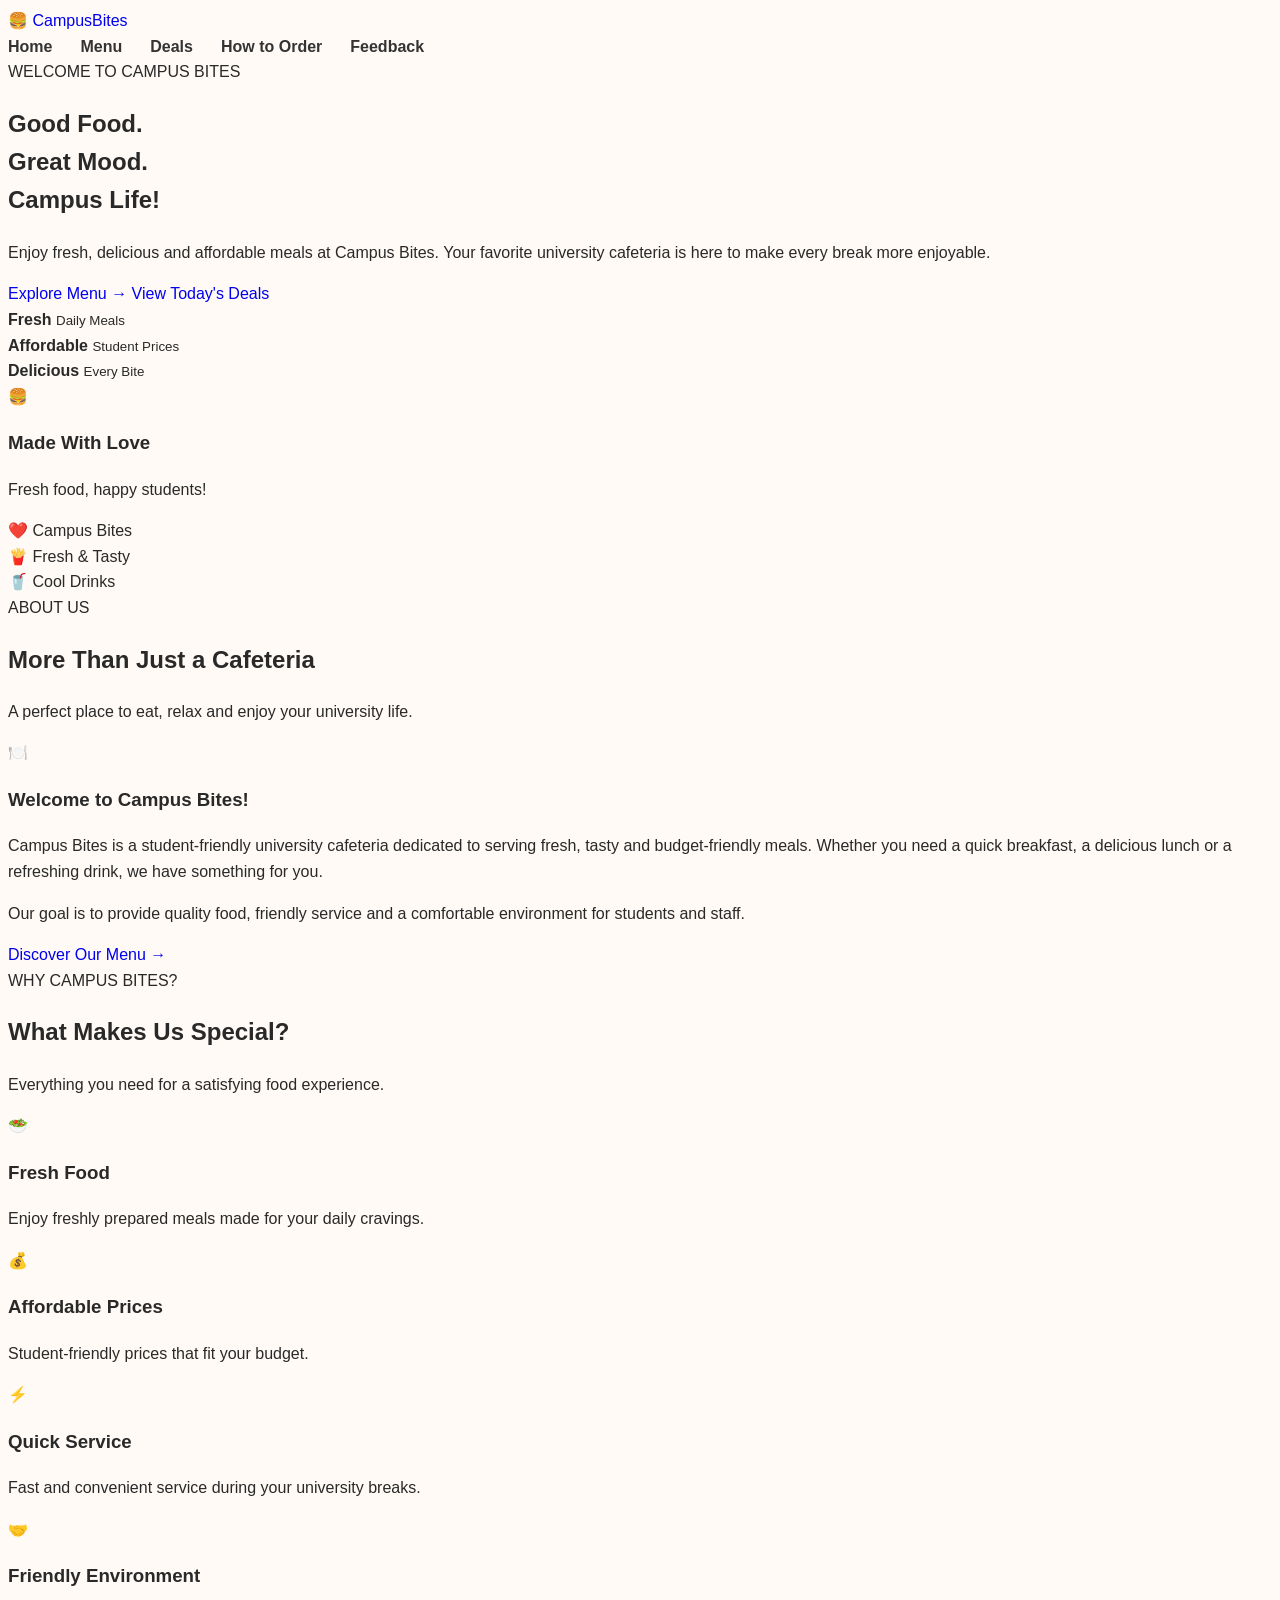
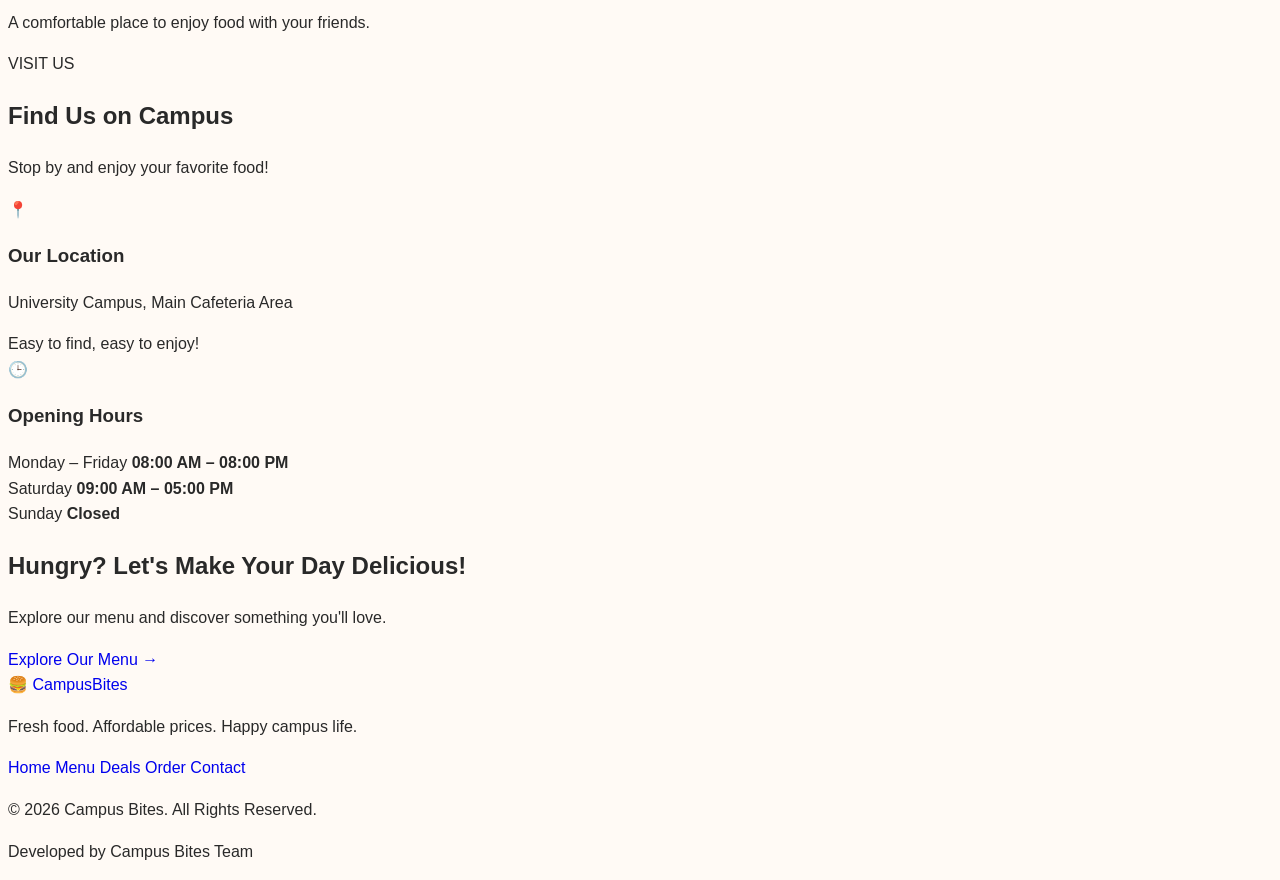
<file: src/index.html>
<!DOCTYPE html>
<html lang="en">
<head>
    <meta charset="UTF-8">
    <meta name="viewport" content="width=device-width, initial-scale=1.0">
    <meta name="description" content="Campus Bites - Fresh, delicious and affordable food for university students.">
    <title>Campus Bites | Home</title>

    <!-- Shared CSS -->
    <link rel="stylesheet" href="../styles/style.css">
</head>
<body>

    <!-- Header -->
    <header class="cb-header">
        <div class="cb-container cb-navbar">

            <a href="index.html" class="cb-logo">
                <span class="cb-logo-icon">🍔</span>
                Campus<span>Bites</span>
            </a>

            <nav class="cb-nav">
                <a href="index.html" class="active">Home</a>
                <a href="menu.html">Menu</a>
                <a href="deals.html">Deals</a>
                <a href="order.html">How to Order</a>
                <a href="feedback.html">Feedback</a>
            </nav>

        </div>
    </header>


    <!-- Hero Section -->
    <main>

        <section class="cb-hero">
            <div class="cb-container cb-hero-content">

                <div class="cb-hero-text">
                    <span class="cb-tag">WELCOME TO CAMPUS BITES</span>

                    <h1>
                        Good Food.<br>
                        Great Mood.<br>
                        <span>Campus Life!</span>
                    </h1>

                    <p>
                        Enjoy fresh, delicious and affordable meals at Campus Bites.
                        Your favorite university cafeteria is here to make every
                        break more enjoyable.
                    </p>

                    <div class="cb-hero-buttons">
                        <a href="menu.html" class="cb-btn cb-btn-primary">
                            Explore Menu →
                        </a>

                        <a href="deals.html" class="cb-btn cb-btn-outline">
                            View Today's Deals
                        </a>
                    </div>

                    <div class="cb-hero-info">
                        <div>
                            <strong>Fresh</strong>
                            <small>Daily Meals</small>
                        </div>

                        <div>
                            <strong>Affordable</strong>
                            <small>Student Prices</small>
                        </div>

                        <div>
                            <strong>Delicious</strong>
                            <small>Every Bite</small>
                        </div>
                    </div>
                </div>

                <div class="cb-hero-image">
                    <div class="cb-food-card">
                        <div class="cb-food-emoji">🍔</div>
                        <h3>Made With Love</h3>
                        <p>Fresh food, happy students!</p>
                        <span>❤️ Campus Bites</span>
                    </div>

                    <div class="cb-floating cb-float-one">🍟 Fresh & Tasty</div>
                    <div class="cb-floating cb-float-two">🥤 Cool Drinks</div>
                </div>

            </div>
        </section>


        <!-- About Section -->
        <section class="cb-about cb-section">
            <div class="cb-container">

                <div class="cb-section-heading">
                    <span class="cb-tag">ABOUT US</span>
                    <h2>More Than Just a Cafeteria</h2>
                    <p>
                        A perfect place to eat, relax and enjoy your university life.
                    </p>
                </div>

                <div class="cb-about-content">

                    <div class="cb-about-icon">
                        🍽️
                    </div>

                    <div class="cb-about-text">
                        <h3>Welcome to Campus Bites!</h3>

                        <p>
                            Campus Bites is a student-friendly university cafeteria
                            dedicated to serving fresh, tasty and budget-friendly
                            meals. Whether you need a quick breakfast, a delicious
                            lunch or a refreshing drink, we have something for you.
                        </p>

                        <p>
                            Our goal is to provide quality food, friendly service
                            and a comfortable environment for students and staff.
                        </p>

                        <a href="menu.html" class="cb-text-link">
                            Discover Our Menu →
                        </a>
                    </div>

                </div>
            </div>
        </section>


        <!-- Why Choose Us -->
        <section class="cb-features cb-section">
            <div class="cb-container">

                <div class="cb-section-heading">
                    <span class="cb-tag">WHY CAMPUS BITES?</span>
                    <h2>What Makes Us Special?</h2>
                    <p>Everything you need for a satisfying food experience.</p>
                </div>

                <div class="cb-feature-grid">

                    <div class="cb-feature-card">
                        <div class="cb-feature-icon">🥗</div>
                        <h3>Fresh Food</h3>
                        <p>Enjoy freshly prepared meals made for your daily cravings.</p>
                    </div>

                    <div class="cb-feature-card">
                        <div class="cb-feature-icon">💰</div>
                        <h3>Affordable Prices</h3>
                        <p>Student-friendly prices that fit your budget.</p>
                    </div>

                    <div class="cb-feature-card">
                        <div class="cb-feature-icon">⚡</div>
                        <h3>Quick Service</h3>
                        <p>Fast and convenient service during your university breaks.</p>
                    </div>

                    <div class="cb-feature-card">
                        <div class="cb-feature-icon">🤝</div>
                        <h3>Friendly Environment</h3>
                        <p>A comfortable place to enjoy food with your friends.</p>
                    </div>

                </div>
            </div>
        </section>


        <!-- Location and Opening Hours -->
        <section class="cb-details cb-section">
            <div class="cb-container">

                <div class="cb-section-heading">
                    <span class="cb-tag">VISIT US</span>
                    <h2>Find Us on Campus</h2>
                    <p>Stop by and enjoy your favorite food!</p>
                </div>

                <div class="cb-details-grid">

                    <div class="cb-detail-card">
                        <div class="cb-detail-icon">📍</div>
                        <h3>Our Location</h3>
                        <p>University Campus, Main Cafeteria Area</p>
                        <span>Easy to find, easy to enjoy!</span>
                    </div>

                    <div class="cb-detail-card">
                        <div class="cb-detail-icon">🕒</div>
                        <h3>Opening Hours</h3>

                        <div class="cb-hours">
                            <div>
                                <span>Monday – Friday</span>
                                <strong>08:00 AM – 08:00 PM</strong>
                            </div>

                            <div>
                                <span>Saturday</span>
                                <strong>09:00 AM – 05:00 PM</strong>
                            </div>

                            <div>
                                <span>Sunday</span>
                                <strong>Closed</strong>
                            </div>
                        </div>
                    </div>

                </div>
            </div>
        </section>


        <!-- Call to Action -->
        <section class="cb-cta">
            <div class="cb-container">
                <h2>Hungry? Let's Make Your Day Delicious!</h2>
                <p>Explore our menu and discover something you'll love.</p>

                <a href="menu.html" class="cb-btn cb-btn-light">
                    Explore Our Menu →
                </a>
            </div>
        </section>

    </main>


    <!-- Footer -->
    <footer class="cb-footer">
        <div class="cb-container cb-footer-content">

            <div>
                <a href="index.html" class="cb-logo cb-footer-logo">
                    🍔 Campus<span>Bites</span>
                </a>
                <p>Fresh food. Affordable prices. Happy campus life.</p>
            </div>

            <div class="cb-footer-links">
                <a href="index.html">Home</a>
                <a href="menu.html">Menu</a>
                <a href="deals.html">Deals</a>
                <a href="order.html">Order</a>
                <a href="feedback.html">Contact</a>
            </div>

        </div>

        <div class="cb-copyright">
            <p>© 2026 Campus Bites. All Rights Reserved.</p>
            <p>Developed by Campus Bites Team</p>
        </div>
    </footer>

</body>
</html>
</file>
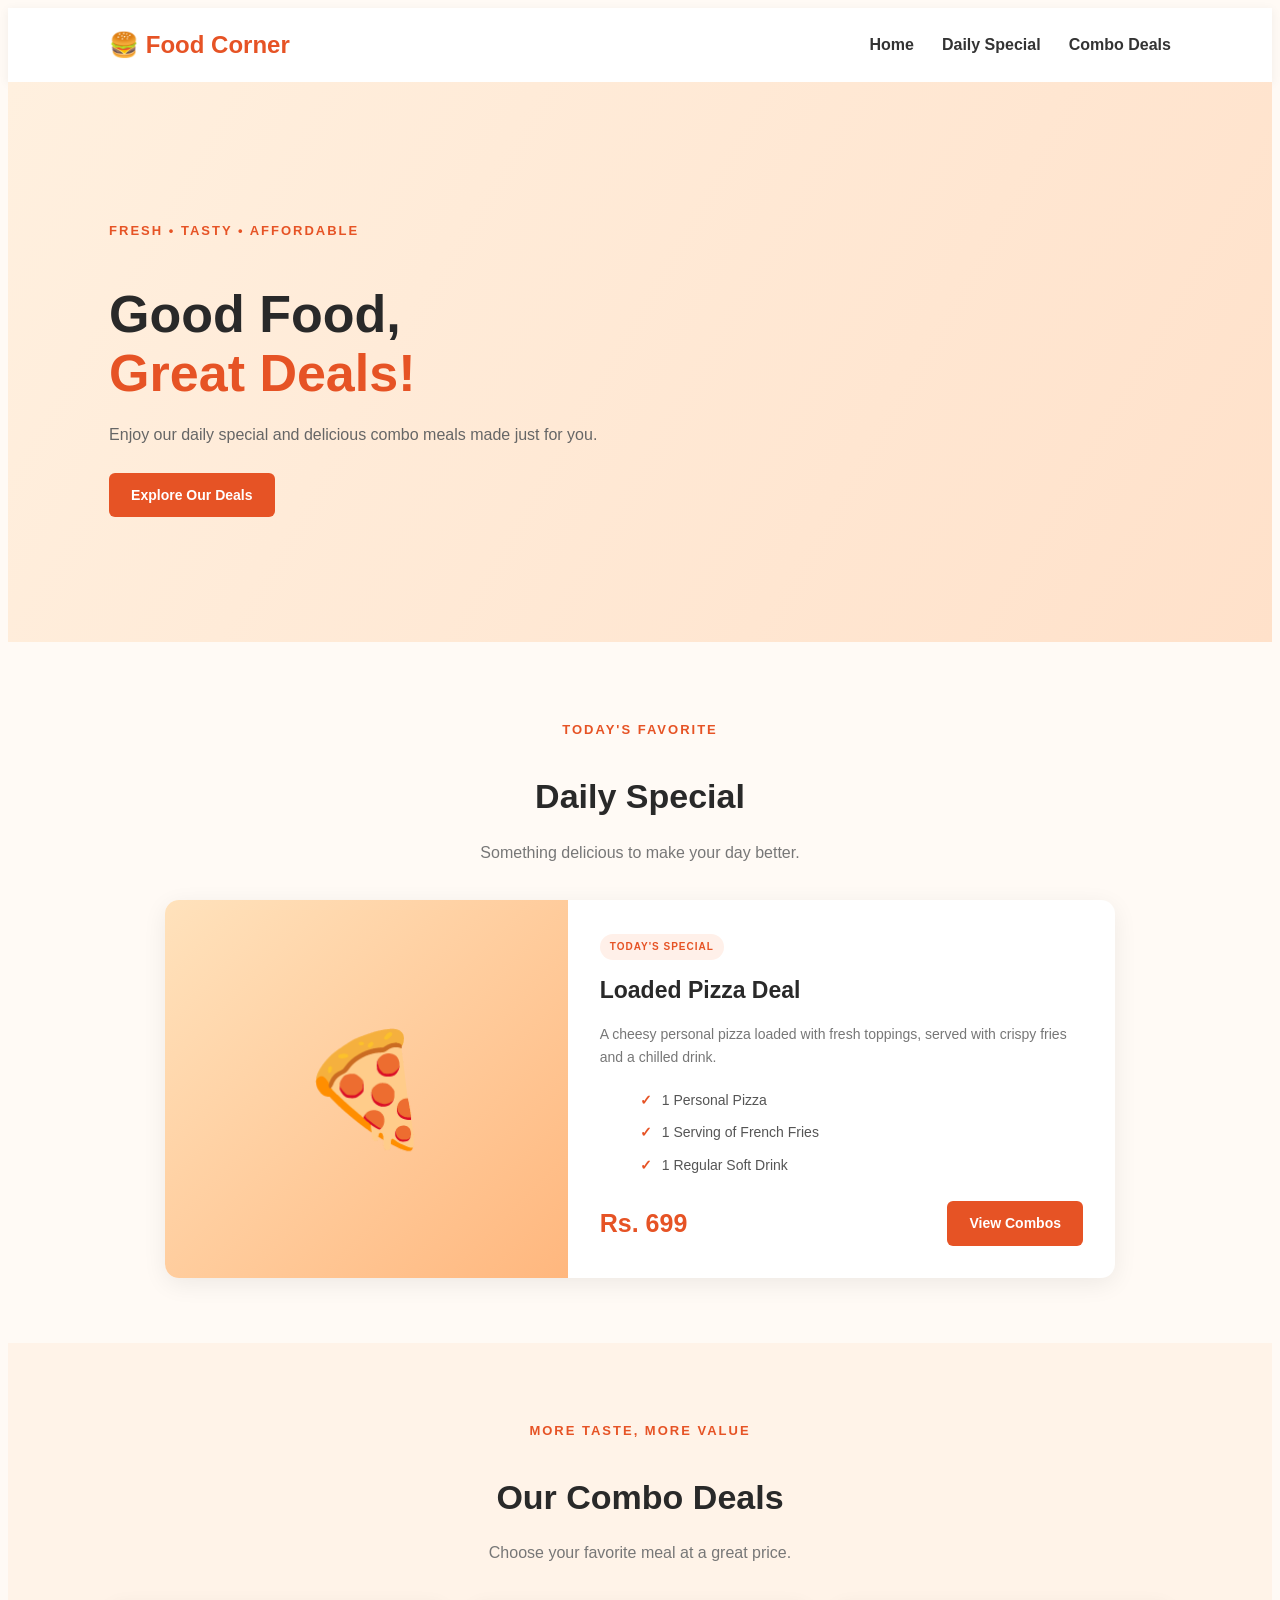
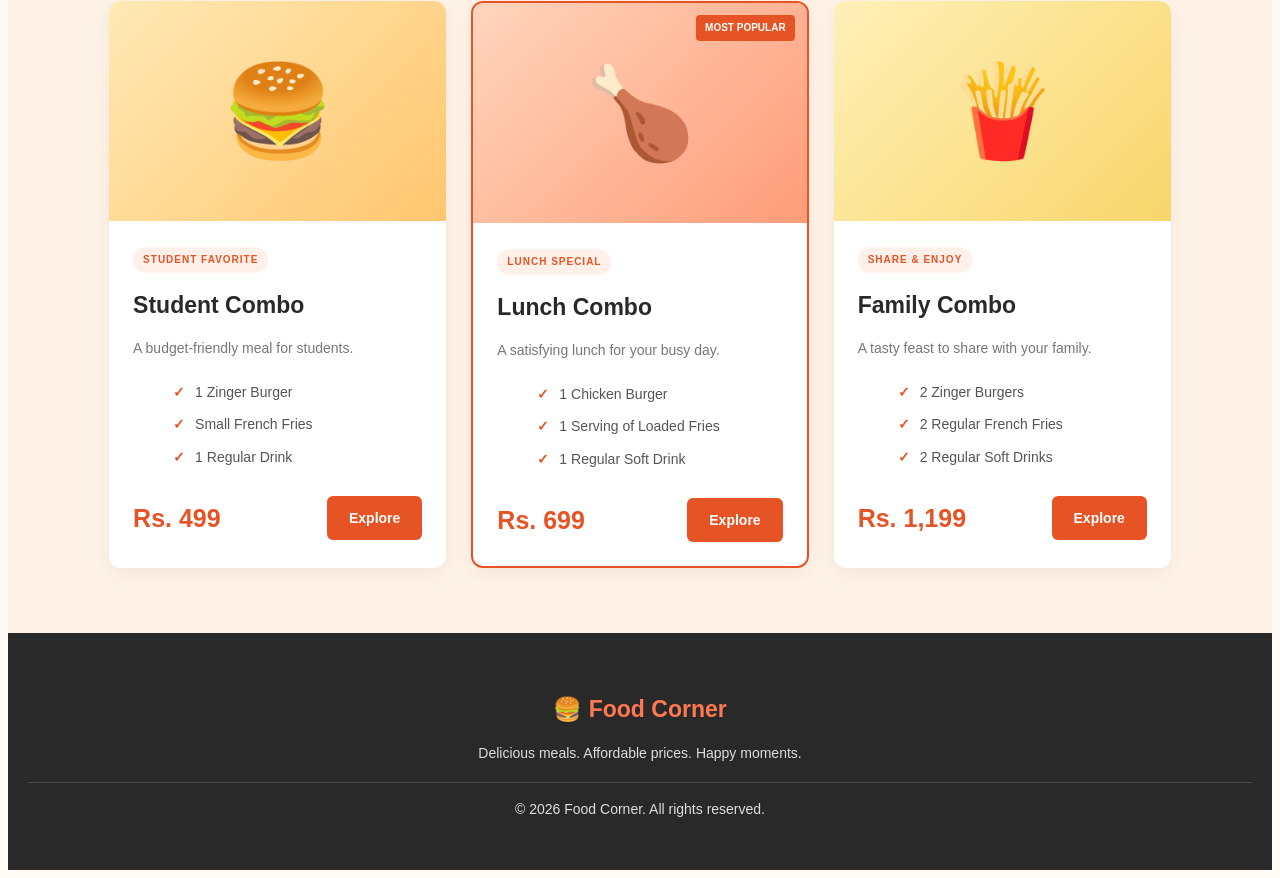
<file: src/deals.html>
<!doctype html>
<html lang="en">
  <head>
    <meta charset="UTF-8" />
    <meta name="viewport" content="width=device-width, initial-scale=1.0" />
    <title>Deals Page</title>
    <link rel="stylesheet" href="../styles/style.css" />
  </head>
  <body>
    <!-- Header -->
    <header class="header">
      <div class="logo">🍔 Food Corner</div>

      <nav>
        <a href="#home">Home</a>
        <a href="#special">Daily Special</a>
        <a href="#combos">Combo Deals</a>
      </nav>
    </header>

    <!-- Hero Section -->
    <section class="hero" id="home">
      <div class="hero-content">
        <p class="subtitle">FRESH • TASTY • AFFORDABLE</p>
        <h1>Good Food,<br /><span>Great Deals!</span></h1>
        <p>
          Enjoy our daily special and delicious combo meals made just for you.
        </p>
        <a href="#combos" class="btn">Explore Our Deals</a>
      </div>
    </section>

    <!-- Daily Special -->
    <section class="daily-special" id="special">
      <div class="section-heading">
        <p class="subtitle">TODAY'S FAVORITE</p>
        <h2>Daily Special</h2>
        <p>Something delicious to make your day better.</p>
      </div>

      <div class="special-card">
        <div class="food-image special-image">🍕</div>

        <div class="special-info">
          <span class="badge">TODAY'S SPECIAL</span>
          <h3>Loaded Pizza Deal</h3>
          <p>
            A cheesy personal pizza loaded with fresh toppings, served with
            crispy fries and a chilled drink.
          </p>

          <ul>
            <li>1 Personal Pizza</li>
            <li>1 Serving of French Fries</li>
            <li>1 Regular Soft Drink</li>
          </ul>

          <div class="price-row">
            <span class="price">Rs. 699</span>
            <a href="#combos" class="btn">View Combos</a>
          </div>
        </div>
      </div>
    </section>

    <!-- Combo Deals -->
    <section class="combos" id="combos">
      <div class="section-heading">
        <p class="subtitle">MORE TASTE, MORE VALUE</p>
        <h2>Our Combo Deals</h2>
        <p>Choose your favorite meal at a great price.</p>
      </div>

      <div class="combo-container">
        <!-- Student Combo -->
        <div class="combo-card">
          <div class="food-image student-image">🍔</div>

          <div class="combo-info">
            <span class="badge">STUDENT FAVORITE</span>
            <h3>Student Combo</h3>
            <p class="description">A budget-friendly meal for students.</p>

            <ul>
              <li>1 Zinger Burger</li>
              <li>Small French Fries</li>
              <li>1 Regular Drink</li>
            </ul>

            <div class="card-footer">
              <span class="price">Rs. 499</span>
              <a href="#special" class="btn">Explore</a>
            </div>
          </div>
        </div>

        <!-- Lunch Combo -->
        <div class="combo-card popular">
          <div class="popular-label">MOST POPULAR</div>

          <div class="food-image lunch-image">🍗</div>

          <div class="combo-info">
            <span class="badge">LUNCH SPECIAL</span>
            <h3>Lunch Combo</h3>
            <p class="description">A satisfying lunch for your busy day.</p>

            <ul>
              <li>1 Chicken Burger</li>
              <li>1 Serving of Loaded Fries</li>
              <li>1 Regular Soft Drink</li>
            </ul>

            <div class="card-footer">
              <span class="price">Rs. 699</span>
              <a href="#special" class="btn">Explore</a>
            </div>
          </div>
        </div>

        <!-- Family Combo -->
        <div class="combo-card">
          <div class="food-image family-image">🍟</div>

          <div class="combo-info">
            <span class="badge">SHARE & ENJOY</span>
            <h3>Family Combo</h3>
            <p class="description">A tasty feast to share with your family.</p>

            <ul>
              <li>2 Zinger Burgers</li>
              <li>2 Regular French Fries</li>
              <li>2 Regular Soft Drinks</li>
            </ul>

            <div class="card-footer">
              <span class="price">Rs. 1,199</span>
              <a href="#special" class="btn">Explore</a>
            </div>
          </div>
        </div>
      </div>
    </section>

    <!-- Footer -->
    <footer class="footer">
      <h3>🍔 Food Corner</h3>
      <p>Delicious meals. Affordable prices. Happy moments.</p>
      <p class="copyright">&copy; 2026 Food Corner. All rights reserved.</p>
    </footer>
  </body>
</html>
</file>
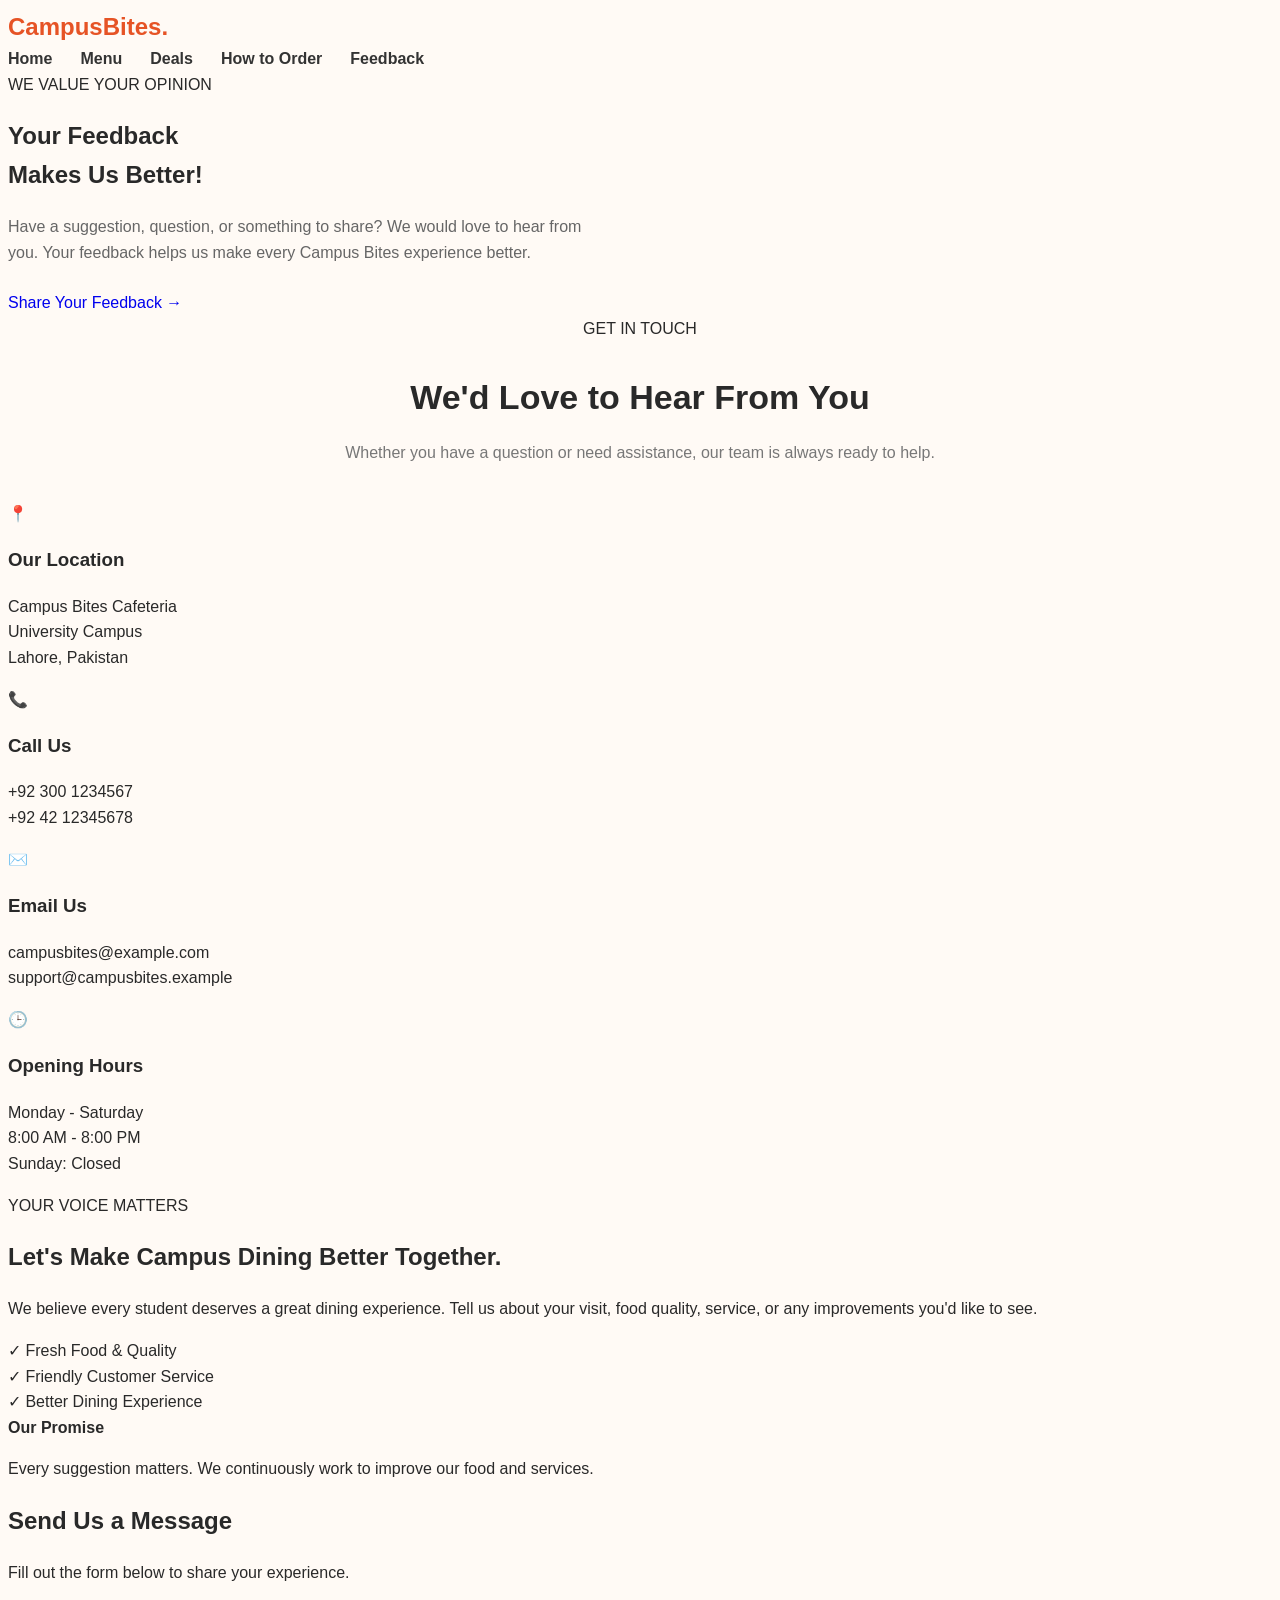
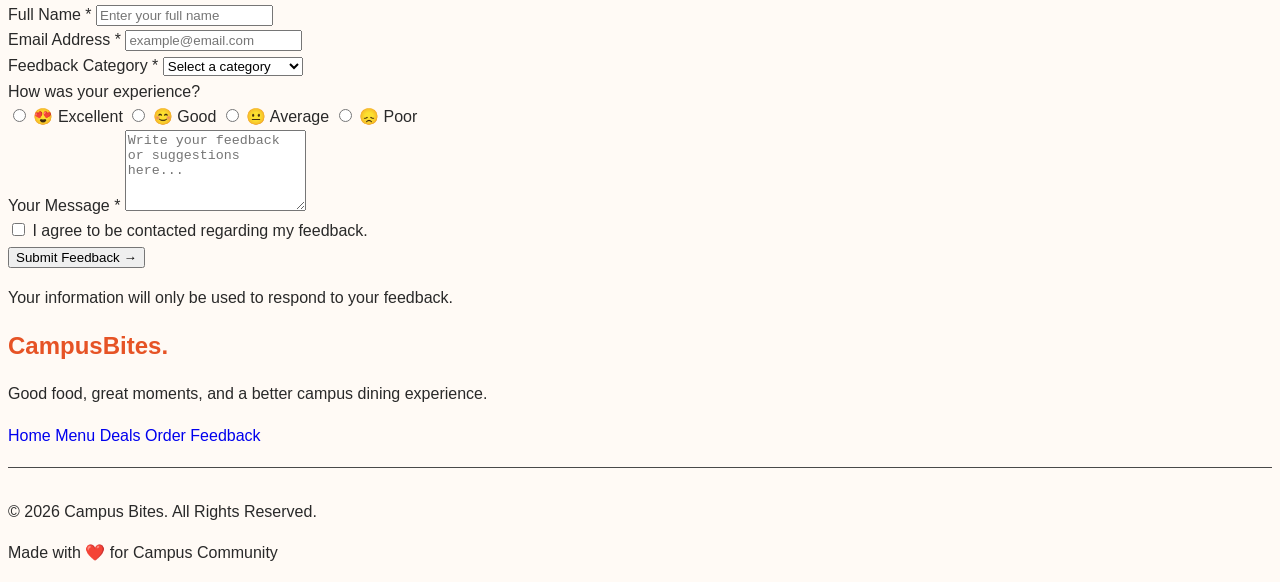
<file: src/feedback.html>
<!DOCTYPE html>
<html lang="en">
<head>
    <meta charset="UTF-8">
    <meta name="viewport" content="width=device-width, initial-scale=1.0">

    <title>Feedback & Contact | Campus Bites</title>

    <link rel="stylesheet" href="../styles/style.css">
</head>

<body>

    <!-- Header -->
    <header class="site-header">
        <div class="container navbar">

            <a href="index.html" class="logo">
                Campus<span>Bites.</span>
            </a>

            <nav class="nav-links">
                <a href="index.html">Home</a>
                <a href="menu.html">Menu</a>
                <a href="deals.html">Deals</a>
                <a href="order.html">How to Order</a>
                <a href="feedback.html" class="active">Feedback</a>
            </nav>

        </div>
    </header>


    <!-- Hero Section -->
    <section class="feedback-hero">
        <div class="container hero-content">

            <span class="hero-tag">WE VALUE YOUR OPINION</span>

            <h1>Your Feedback<br>
                Makes Us <span>Better!</span>
            </h1>

            <p>
                Have a suggestion, question, or something to share?
                We would love to hear from you. Your feedback helps
                us make every Campus Bites experience better.
            </p>

            <a href="#feedback-form" class="primary-btn">
                Share Your Feedback →
            </a>

        </div>
    </section>


    <!-- Contact Information -->
    <section class="contact-section">

        <div class="container">

            <div class="section-heading">
                <span>GET IN TOUCH</span>
                <h2>We'd Love to Hear From You</h2>
                <p>
                    Whether you have a question or need assistance,
                    our team is always ready to help.
                </p>
            </div>


            <div class="contact-grid">

                <div class="contact-card">
                    <div class="contact-icon">📍</div>

                    <h3>Our Location</h3>

                    <p>
                        Campus Bites Cafeteria<br>
                        University Campus<br>
                        Lahore, Pakistan
                    </p>
                </div>


                <div class="contact-card">
                    <div class="contact-icon">📞</div>

                    <h3>Call Us</h3>

                    <p>
                        +92 300 1234567<br>
                        +92 42 12345678
                    </p>
                </div>


                <div class="contact-card">
                    <div class="contact-icon">✉️</div>

                    <h3>Email Us</h3>

                    <p>
                        campusbites@example.com<br>
                        support@campusbites.example
                    </p>
                </div>


                <div class="contact-card">
                    <div class="contact-icon">🕒</div>

                    <h3>Opening Hours</h3>

                    <p>
                        Monday - Saturday<br>
                        8:00 AM - 8:00 PM<br>
                        Sunday: Closed
                    </p>
                </div>

            </div>

        </div>

    </section>


    <!-- Feedback Form -->
    <section class="feedback-section" id="feedback-form">

        <div class="container feedback-wrapper">

            <div class="feedback-info">

                <span class="section-tag">YOUR VOICE MATTERS</span>

                <h2>Let's Make Campus Dining Better Together.</h2>

                <p>
                    We believe every student deserves a great dining
                    experience. Tell us about your visit, food quality,
                    service, or any improvements you'd like to see.
                </p>

                <div class="feedback-points">

                    <div>
                        <span>✓</span>
                        Fresh Food & Quality
                    </div>

                    <div>
                        <span>✓</span>
                        Friendly Customer Service
                    </div>

                    <div>
                        <span>✓</span>
                        Better Dining Experience
                    </div>

                </div>

                <div class="info-note">
                    <strong>Our Promise</strong>
                    <p>
                        Every suggestion matters. We continuously
                        work to improve our food and services.
                    </p>
                </div>

            </div>


            <div class="feedback-form-card">

                <h2>Send Us a Message</h2>

                <p class="form-subtitle">
                    Fill out the form below to share your experience.
                </p>

                <form action="#" method="post">

                    <div class="form-row">

                        <div class="form-group">
                            <label for="name">Full Name *</label>

                            <input
                                type="text"
                                id="name"
                                name="name"
                                placeholder="Enter your full name"
                                required
                            >
                        </div>


                        <div class="form-group">
                            <label for="email">Email Address *</label>

                            <input
                                type="email"
                                id="email"
                                name="email"
                                placeholder="example@email.com"
                                required
                            >
                        </div>

                    </div>


                    <div class="form-group">

                        <label for="category">
                            Feedback Category *
                        </label>

                        <select id="category" name="category" required>

                            <option value="">Select a category</option>
                            <option value="food-quality">Food Quality</option>
                            <option value="customer-service">Customer Service</option>
                            <option value="pricing">Food Pricing</option>
                            <option value="cleanliness">Cleanliness</option>
                            <option value="suggestion">General Suggestion</option>
                            <option value="complaint">Complaint</option>

                        </select>

                    </div>


                    <div class="form-group">

                        <label>How was your experience?</label>

                        <div class="rating-options">

                            <label>
                                <input type="radio" name="rating" value="excellent">
                                <span>😍 Excellent</span>
                            </label>

                            <label>
                                <input type="radio" name="rating" value="good">
                                <span>😊 Good</span>
                            </label>

                            <label>
                                <input type="radio" name="rating" value="average">
                                <span>😐 Average</span>
                            </label>

                            <label>
                                <input type="radio" name="rating" value="poor">
                                <span>😞 Poor</span>
                            </label>

                        </div>

                    </div>


                    <div class="form-group">

                        <label for="message">Your Message *</label>

                        <textarea
                            id="message"
                            name="message"
                            rows="5"
                            placeholder="Write your feedback or suggestions here..."
                            required
                        ></textarea>

                    </div>


                    <div class="form-group checkbox-group">

                        <input
                            type="checkbox"
                            id="contact-permission"
                            name="contact-permission"
                        >

                        <label for="contact-permission">
                            I agree to be contacted regarding my feedback.
                        </label>

                    </div>


                    <button type="submit" class="submit-btn">
                        Submit Feedback →
                    </button>

                    <p class="privacy-note">
                        Your information will only be used to respond
                        to your feedback.
                    </p>

                </form>

            </div>

        </div>

    </section>


    <!-- Footer -->
    <footer class="site-footer">

        <div class="container footer-content">

            <div>
                <a href="index.html" class="logo footer-logo">
                    Campus<span>Bites.</span>
                </a>

                <p>
                    Good food, great moments, and a better
                    campus dining experience.
                </p>
            </div>

            <div class="footer-links">
                <a href="index.html">Home</a>
                <a href="menu.html">Menu</a>
                <a href="deals.html">Deals</a>
                <a href="order.html">Order</a>
                <a href="feedback.html">Feedback</a>
            </div>

        </div>

        <div class="copyright">
            <p>© 2026 Campus Bites. All Rights Reserved.</p>
            <p>Made with ❤️ for Campus Community</p>
        </div>

    </footer>

</body>
</html>
</file>
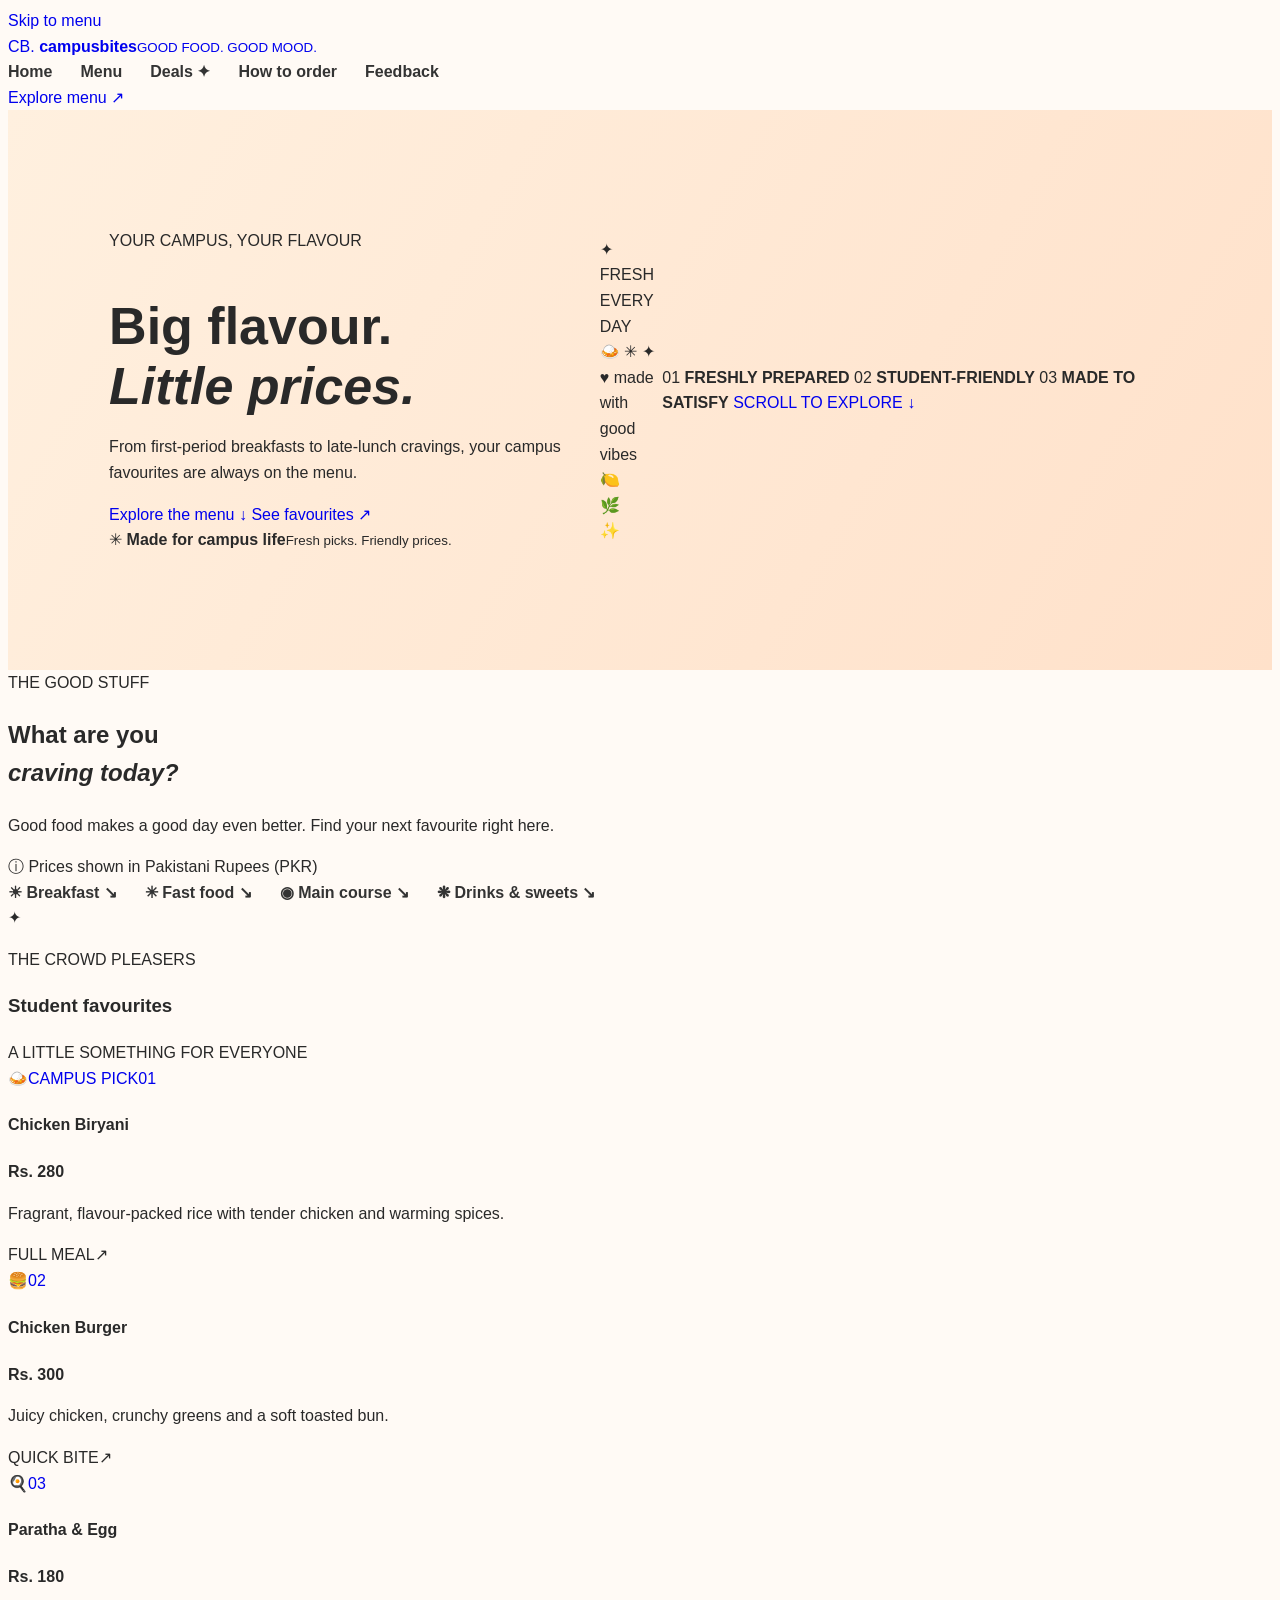
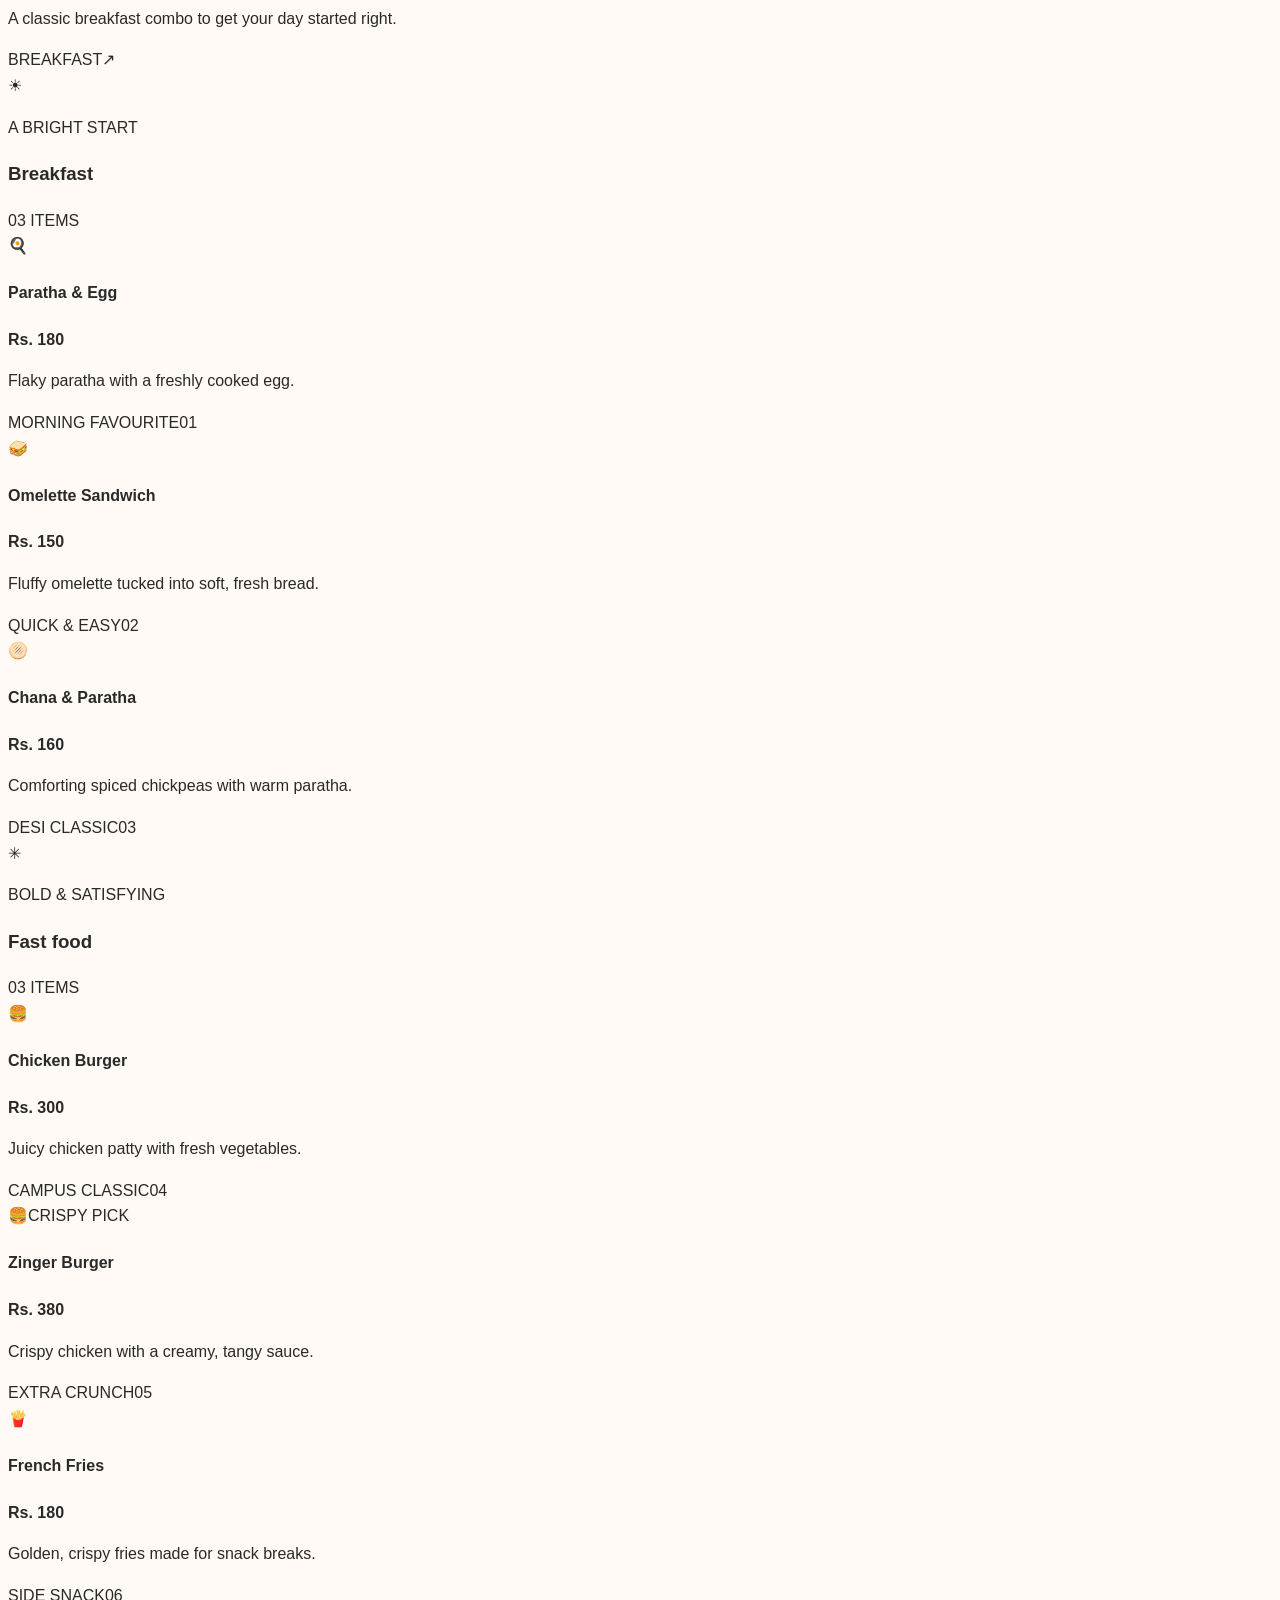
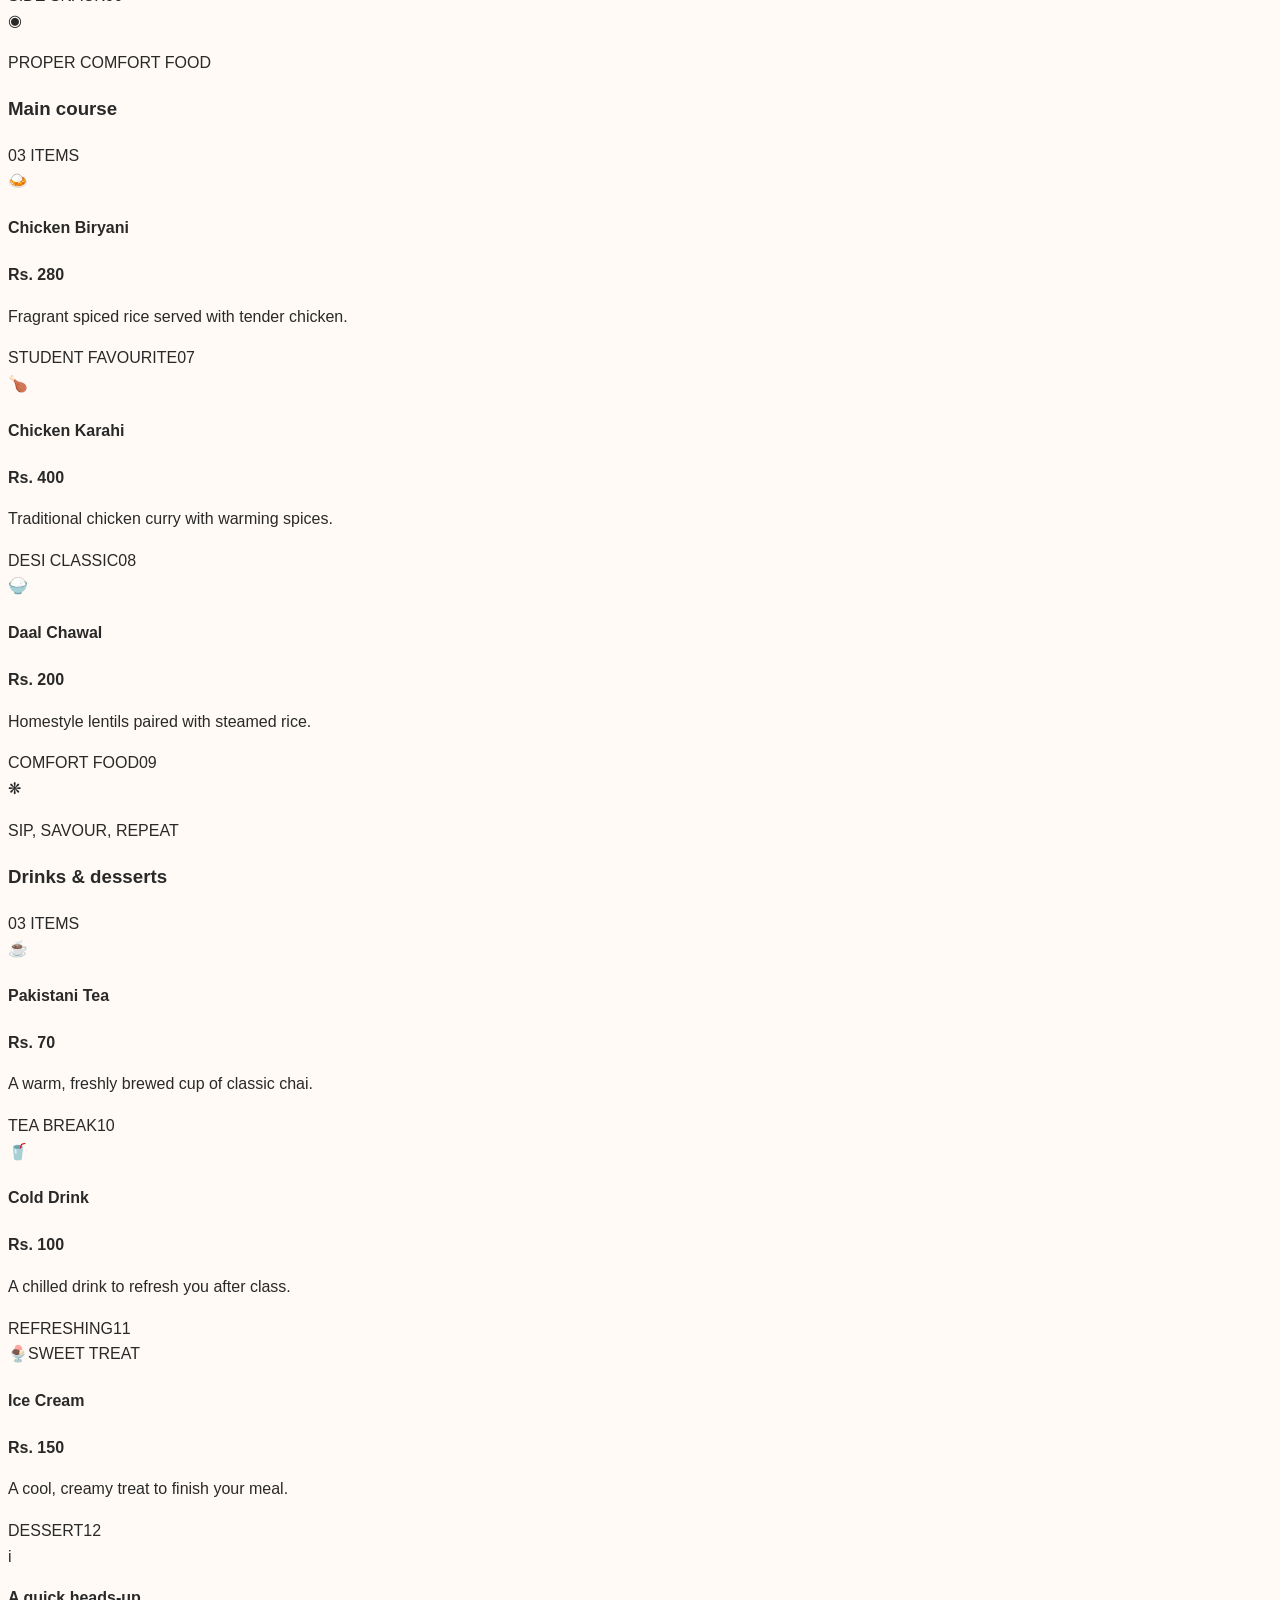
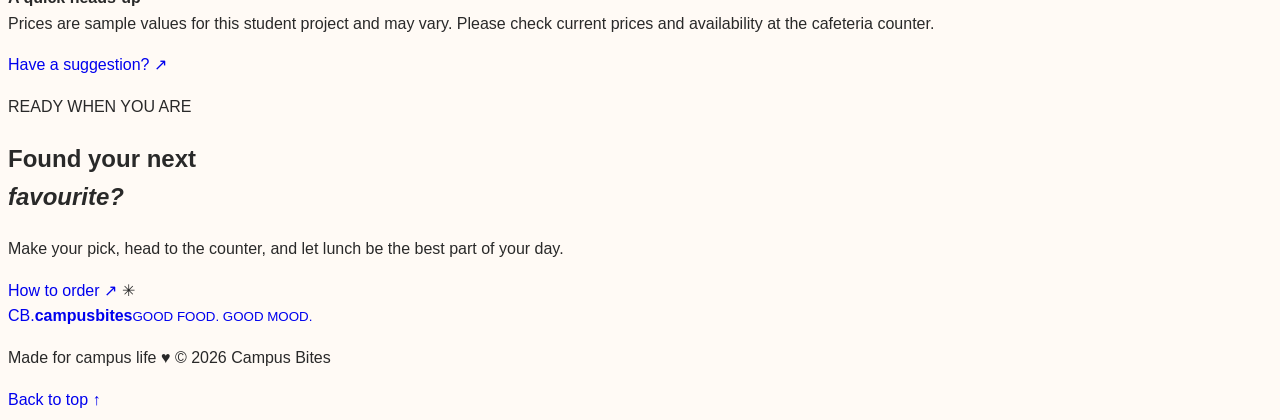
<file: src/menu.html>
<!DOCTYPE html>
<html lang="en">
<head>
  <meta charset="UTF-8">
  <meta name="viewport" content="width=device-width, initial-scale=1.0">
  <meta name="description" content="Discover the Campus Bites menu: breakfast, fast food, main course, drinks and desserts at student-friendly prices.">
  <title>Our Menu | Campus Bites</title>
  <link rel="stylesheet" href="../styles/style.css">
</head>
<body id="top" class="menu-page">
  <a class="skip-link" href="#main-content">Skip to menu</a>

  <header class="site-header">
    <div class="header-inner">
      <a class="brand" href="index.html" aria-label="Campus Bites home">
        <span class="brand-mark" aria-hidden="true">CB<span>.</span></span>
        <span class="brand-copy"><strong>campus<span>bites</span></strong><small>GOOD FOOD. GOOD MOOD.</small></span>
      </a>
      <nav class="main-nav" aria-label="Main navigation">
        <a href="index.html">Home</a>
        <a class="active" href="menu.html" aria-current="page">Menu</a>
        <a href="deals.html">Deals <span class="nav-spark" aria-hidden="true">✦</span></a>
        <a href="order.html">How to order</a>
        <a href="feedback.html">Feedback</a>
      </nav>
      <a class="header-cta" href="#menu-categories">Explore menu <span aria-hidden="true">↗</span></a>
    </div>
  </header>

  <main id="main-content">
    <section class="hero">
      <div class="hero-noise" aria-hidden="true"></div>
      <div class="hero-copy">
        <div class="eyebrow"><span class="eyebrow-line"></span> YOUR CAMPUS, YOUR FLAVOUR</div>
        <h1>Big flavour.<br><em>Little prices.</em></h1>
        <p class="hero-description">From first-period breakfasts to late-lunch cravings, your campus favourites are always on the menu.</p>
        <div class="hero-actions">
          <a class="button button-primary" href="#menu-categories">Explore the menu <span aria-hidden="true">↓</span></a>
          <a class="button button-quiet" href="#student-favourites">See favourites <span aria-hidden="true">↗</span></a>
        </div>
        <div class="hero-proof">
          <span class="proof-icon" aria-hidden="true">✳</span>
          <span><strong>Made for campus life</strong><small>Fresh picks. Friendly prices.</small></span>
        </div>
      </div>
      <div class="hero-visual" aria-label="Illustration of a tasty meal" role="img">
        <div class="visual-orbit orbit-one"></div>
        <div class="visual-orbit orbit-two"></div>
        <div class="hero-sticker sticker-fresh"><span>✦</span> FRESH<br>EVERY DAY</div>
        <div class="meal-plate">
          <div class="plate-inner">
            <span class="plate-food" aria-hidden="true">🍛</span>
            <span class="plate-leaf leaf-one" aria-hidden="true">✳</span>
            <span class="plate-leaf leaf-two" aria-hidden="true">✦</span>
          </div>
        </div>
        <div class="hero-sticker sticker-love"><span aria-hidden="true">♥</span> made with<br>good vibes</div>
        <div class="floating-food food-one" aria-hidden="true">🍋</div>
        <div class="floating-food food-two" aria-hidden="true">🌿</div>
        <div class="floating-food food-three" aria-hidden="true">✨</div>
      </div>
      <div class="hero-bottom">
        <span>01 <b>FRESHLY PREPARED</b></span>
        <span>02 <b>STUDENT-FRIENDLY</b></span>
        <span>03 <b>MADE TO SATISFY</b></span>
        <a href="#menu-categories">SCROLL TO EXPLORE <span aria-hidden="true">↓</span></a>
      </div>
    </section>

    <section class="menu-section" id="menu-categories">
      <div class="section-intro">
        <div>
          <div class="eyebrow eyebrow-dark">THE GOOD STUFF</div>
          <h2>What are you<br><em>craving today?</em></h2>
        </div>
        <div class="section-intro-side">
          <p>Good food makes a good day even better. Find your next favourite right here.</p>
          <span class="price-note"><span aria-hidden="true">ⓘ</span> Prices shown in Pakistani Rupees (PKR)</span>
        </div>
      </div>

      <nav class="category-pills" aria-label="Jump to a menu category">
        <a href="#breakfast"><span aria-hidden="true">☀</span> Breakfast <span class="pill-arrow">↘</span></a>
        <a href="#fast-food"><span aria-hidden="true">✳</span> Fast food <span class="pill-arrow">↘</span></a>
        <a href="#main-course"><span aria-hidden="true">◉</span> Main course <span class="pill-arrow">↘</span></a>
        <a href="#drinks-desserts"><span aria-hidden="true">❋</span> Drinks & sweets <span class="pill-arrow">↘</span></a>
      </nav>

      <section class="menu-category" id="student-favourites">
        <div class="category-heading">
          <div class="category-title-wrap"><span class="category-symbol symbol-orange" aria-hidden="true">✦</span><div><p class="category-kicker">THE CROWD PLEASERS</p><h3>Student favourites</h3></div></div>
          <span class="category-caption">A LITTLE SOMETHING FOR EVERYONE</span>
        </div>
        <div class="food-grid">
          <article class="food-card featured-card">
            <a class="food-art art-biryani" href="#main-course" aria-label="Explore main course"><span class="food-emoji" aria-hidden="true">🍛</span><span class="art-label">CAMPUS PICK</span><span class="art-number">01</span></a>
            <div class="food-info"><div class="food-title"><h4>Chicken Biryani</h4><strong>Rs. 280</strong></div><p>Fragrant, flavour-packed rice with tender chicken and warming spices.</p><div class="food-meta"><span>FULL MEAL</span><span>↗</span></div></div>
          </article>
          <article class="food-card">
            <a class="food-art art-burger" href="#fast-food" aria-label="Explore fast food"><span class="food-emoji" aria-hidden="true">🍔</span><span class="art-number">02</span></a>
            <div class="food-info"><div class="food-title"><h4>Chicken Burger</h4><strong>Rs. 300</strong></div><p>Juicy chicken, crunchy greens and a soft toasted bun.</p><div class="food-meta"><span>QUICK BITE</span><span>↗</span></div></div>
          </article>
          <article class="food-card">
            <a class="food-art art-paratha" href="#breakfast" aria-label="Explore breakfast"><span class="food-emoji" aria-hidden="true">🍳</span><span class="art-number">03</span></a>
            <div class="food-info"><div class="food-title"><h4>Paratha & Egg</h4><strong>Rs. 180</strong></div><p>A classic breakfast combo to get your day started right.</p><div class="food-meta"><span>BREAKFAST</span><span>↗</span></div></div>
          </article>
        </div>
      </section>

      <section class="menu-category" id="breakfast">
        <div class="category-heading">
          <div class="category-title-wrap"><span class="category-symbol symbol-yellow" aria-hidden="true">☀</span><div><p class="category-kicker">A BRIGHT START</p><h3>Breakfast</h3></div></div>
          <span class="category-count">03 ITEMS</span>
        </div>
        <div class="food-grid">
          <article class="food-card"><div class="food-art art-paratha"><span class="food-emoji" aria-hidden="true">🍳</span></div><div class="food-info"><div class="food-title"><h4>Paratha & Egg</h4><strong>Rs. 180</strong></div><p>Flaky paratha with a freshly cooked egg.</p><div class="food-meta"><span>MORNING FAVOURITE</span><span>01</span></div></div></article>
          <article class="food-card"><div class="food-art art-peach"><span class="food-emoji" aria-hidden="true">🥪</span></div><div class="food-info"><div class="food-title"><h4>Omelette Sandwich</h4><strong>Rs. 150</strong></div><p>Fluffy omelette tucked into soft, fresh bread.</p><div class="food-meta"><span>QUICK & EASY</span><span>02</span></div></div></article>
          <article class="food-card"><div class="food-art art-green"><span class="food-emoji" aria-hidden="true">🫓</span></div><div class="food-info"><div class="food-title"><h4>Chana & Paratha</h4><strong>Rs. 160</strong></div><p>Comforting spiced chickpeas with warm paratha.</p><div class="food-meta"><span>DESI CLASSIC</span><span>03</span></div></div></article>
        </div>
      </section>

      <section class="menu-category" id="fast-food">
        <div class="category-heading">
          <div class="category-title-wrap"><span class="category-symbol symbol-pink" aria-hidden="true">✳</span><div><p class="category-kicker">BOLD & SATISFYING</p><h3>Fast food</h3></div></div>
          <span class="category-count">03 ITEMS</span>
        </div>
        <div class="food-grid">
          <article class="food-card"><div class="food-art art-burger"><span class="food-emoji" aria-hidden="true">🍔</span></div><div class="food-info"><div class="food-title"><h4>Chicken Burger</h4><strong>Rs. 300</strong></div><p>Juicy chicken patty with fresh vegetables.</p><div class="food-meta"><span>CAMPUS CLASSIC</span><span>04</span></div></div></article>
          <article class="food-card"><div class="food-art art-yellow"><span class="food-emoji" aria-hidden="true">🍔</span><span class="art-label">CRISPY PICK</span></div><div class="food-info"><div class="food-title"><h4>Zinger Burger</h4><strong>Rs. 380</strong></div><p>Crispy chicken with a creamy, tangy sauce.</p><div class="food-meta"><span>EXTRA CRUNCH</span><span>05</span></div></div></article>
          <article class="food-card"><div class="food-art art-green"><span class="food-emoji" aria-hidden="true">🍟</span></div><div class="food-info"><div class="food-title"><h4>French Fries</h4><strong>Rs. 180</strong></div><p>Golden, crispy fries made for snack breaks.</p><div class="food-meta"><span>SIDE SNACK</span><span>06</span></div></div></article>
        </div>
      </section>

      <section class="menu-category" id="main-course">
        <div class="category-heading">
          <div class="category-title-wrap"><span class="category-symbol symbol-green" aria-hidden="true">◉</span><div><p class="category-kicker">PROPER COMFORT FOOD</p><h3>Main course</h3></div></div>
          <span class="category-count">03 ITEMS</span>
        </div>
        <div class="food-grid">
          <article class="food-card"><div class="food-art art-biryani"><span class="food-emoji" aria-hidden="true">🍛</span></div><div class="food-info"><div class="food-title"><h4>Chicken Biryani</h4><strong>Rs. 280</strong></div><p>Fragrant spiced rice served with tender chicken.</p><div class="food-meta"><span>STUDENT FAVOURITE</span><span>07</span></div></div></article>
          <article class="food-card"><div class="food-art art-peach"><span class="food-emoji" aria-hidden="true">🍗</span></div><div class="food-info"><div class="food-title"><h4>Chicken Karahi</h4><strong>Rs. 400</strong></div><p>Traditional chicken curry with warming spices.</p><div class="food-meta"><span>DESI CLASSIC</span><span>08</span></div></div></article>
          <article class="food-card"><div class="food-art art-green"><span class="food-emoji" aria-hidden="true">🍚</span></div><div class="food-info"><div class="food-title"><h4>Daal Chawal</h4><strong>Rs. 200</strong></div><p>Homestyle lentils paired with steamed rice.</p><div class="food-meta"><span>COMFORT FOOD</span><span>09</span></div></div></article>
        </div>
      </section>

      <section class="menu-category" id="drinks-desserts">
        <div class="category-heading">
          <div class="category-title-wrap"><span class="category-symbol symbol-blue" aria-hidden="true">❋</span><div><p class="category-kicker">SIP, SAVOUR, REPEAT</p><h3>Drinks & desserts</h3></div></div>
          <span class="category-count">03 ITEMS</span>
        </div>
        <div class="food-grid">
          <article class="food-card"><div class="food-art art-peach"><span class="food-emoji" aria-hidden="true">☕</span></div><div class="food-info"><div class="food-title"><h4>Pakistani Tea</h4><strong>Rs. 70</strong></div><p>A warm, freshly brewed cup of classic chai.</p><div class="food-meta"><span>TEA BREAK</span><span>10</span></div></div></article>
          <article class="food-card"><div class="food-art art-blue"><span class="food-emoji" aria-hidden="true">🥤</span></div><div class="food-info"><div class="food-title"><h4>Cold Drink</h4><strong>Rs. 100</strong></div><p>A chilled drink to refresh you after class.</p><div class="food-meta"><span>REFRESHING</span><span>11</span></div></div></article>
          <article class="food-card"><div class="food-art art-yellow"><span class="food-emoji" aria-hidden="true">🍨</span><span class="art-label">SWEET TREAT</span></div><div class="food-info"><div class="food-title"><h4>Ice Cream</h4><strong>Rs. 150</strong></div><p>A cool, creamy treat to finish your meal.</p><div class="food-meta"><span>DESSERT</span><span>12</span></div></div></article>
        </div>
      </section>

      <aside class="menu-notice">
        <span class="notice-icon" aria-hidden="true">i</span>
        <p><strong>A quick heads-up</strong><br>Prices are sample values for this student project and may vary. Please check current prices and availability at the cafeteria counter.</p>
        <a href="feedback.html">Have a suggestion? <span aria-hidden="true">↗</span></a>
      </aside>

      <section class="bottom-cta">
        <div><p class="eyebrow">READY WHEN YOU ARE</p><h2>Found your next<br><em>favourite?</em></h2><p>Make your pick, head to the counter, and let lunch be the best part of your day.</p></div>
        <a class="button button-light" href="order.html">How to order <span aria-hidden="true">↗</span></a>
        <span class="cta-decoration" aria-hidden="true">✳</span>
      </section>
    </section>
  </main>

  <footer class="site-footer">
    <a class="brand footer-brand" href="index.html"><span class="brand-mark" aria-hidden="true">CB<span>.</span></span><span class="brand-copy"><strong>campus<span>bites</span></strong><small>GOOD FOOD. GOOD MOOD.</small></span></a>
    <p>Made for campus life <span aria-hidden="true">♥</span> © 2026 Campus Bites</p>
    <a class="back-top" href="#top">Back to top ↑</a>
  </footer>
</body>
</html>
</file>
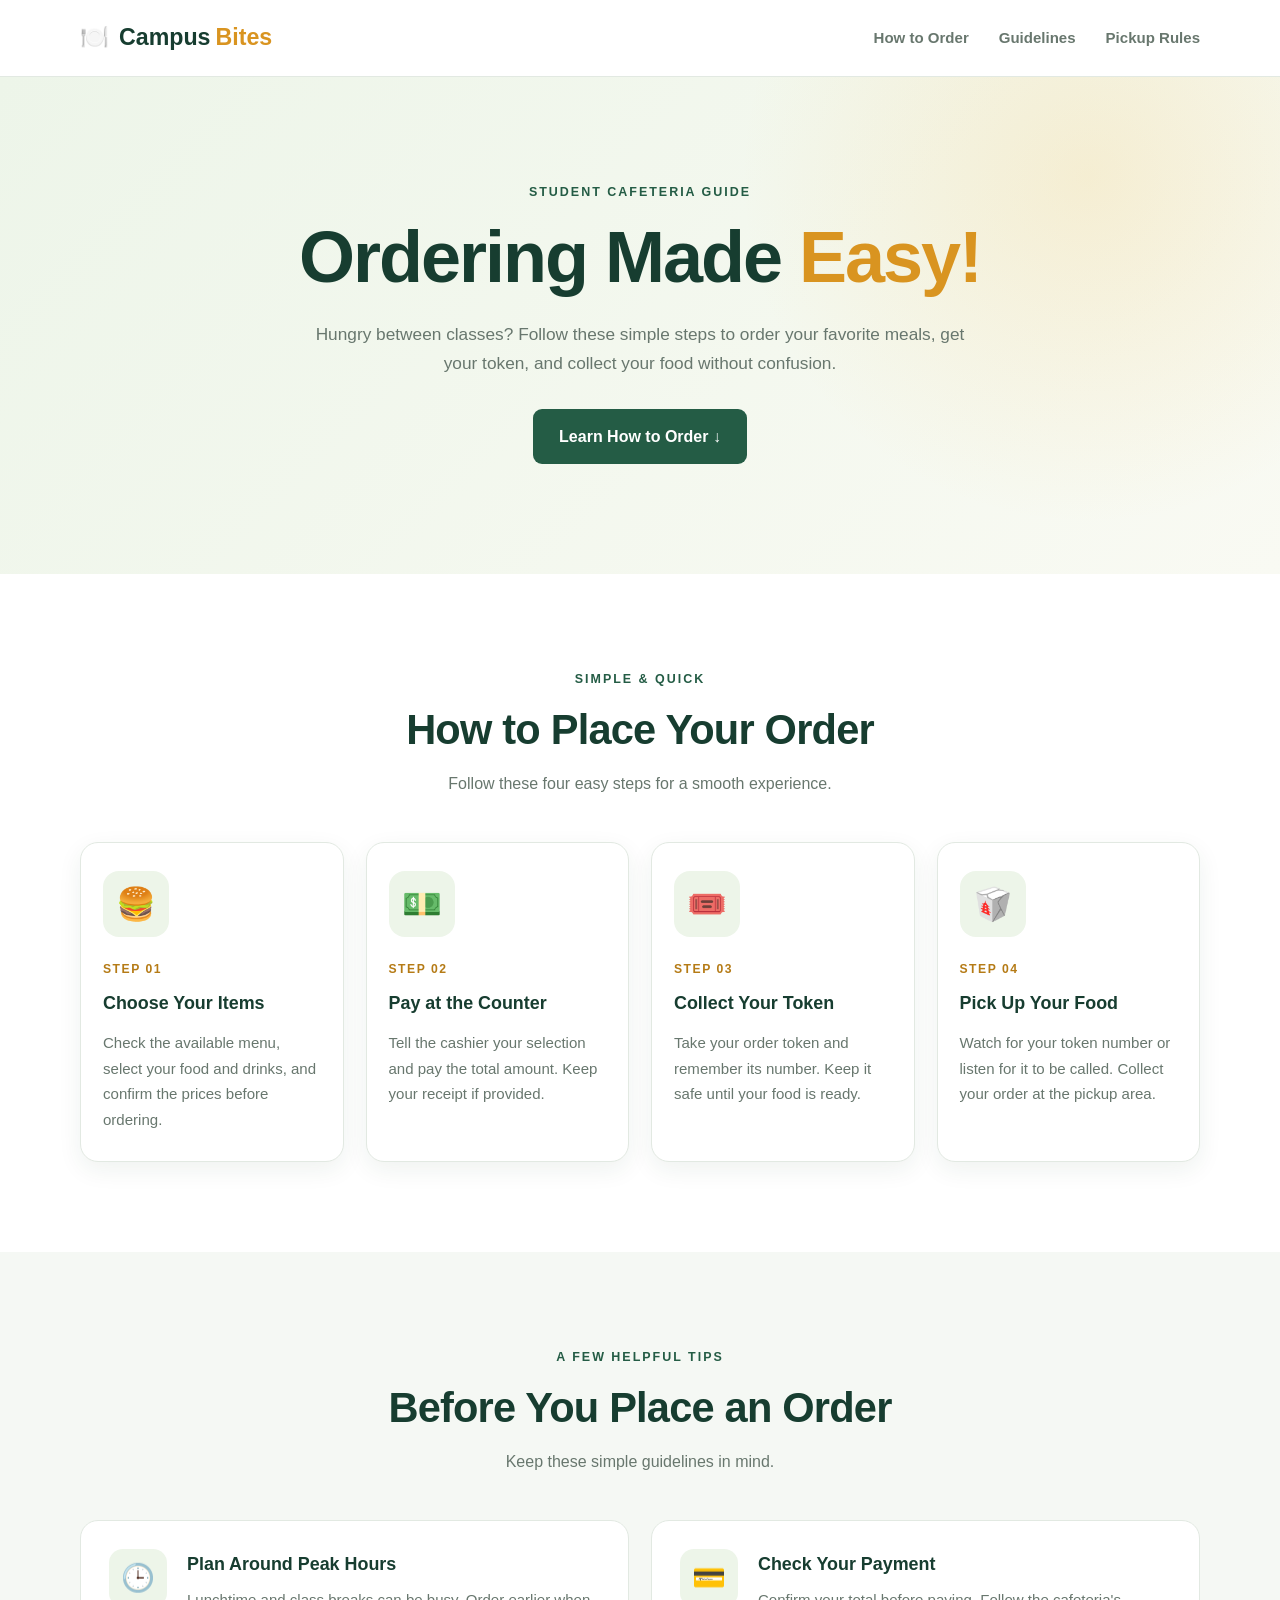
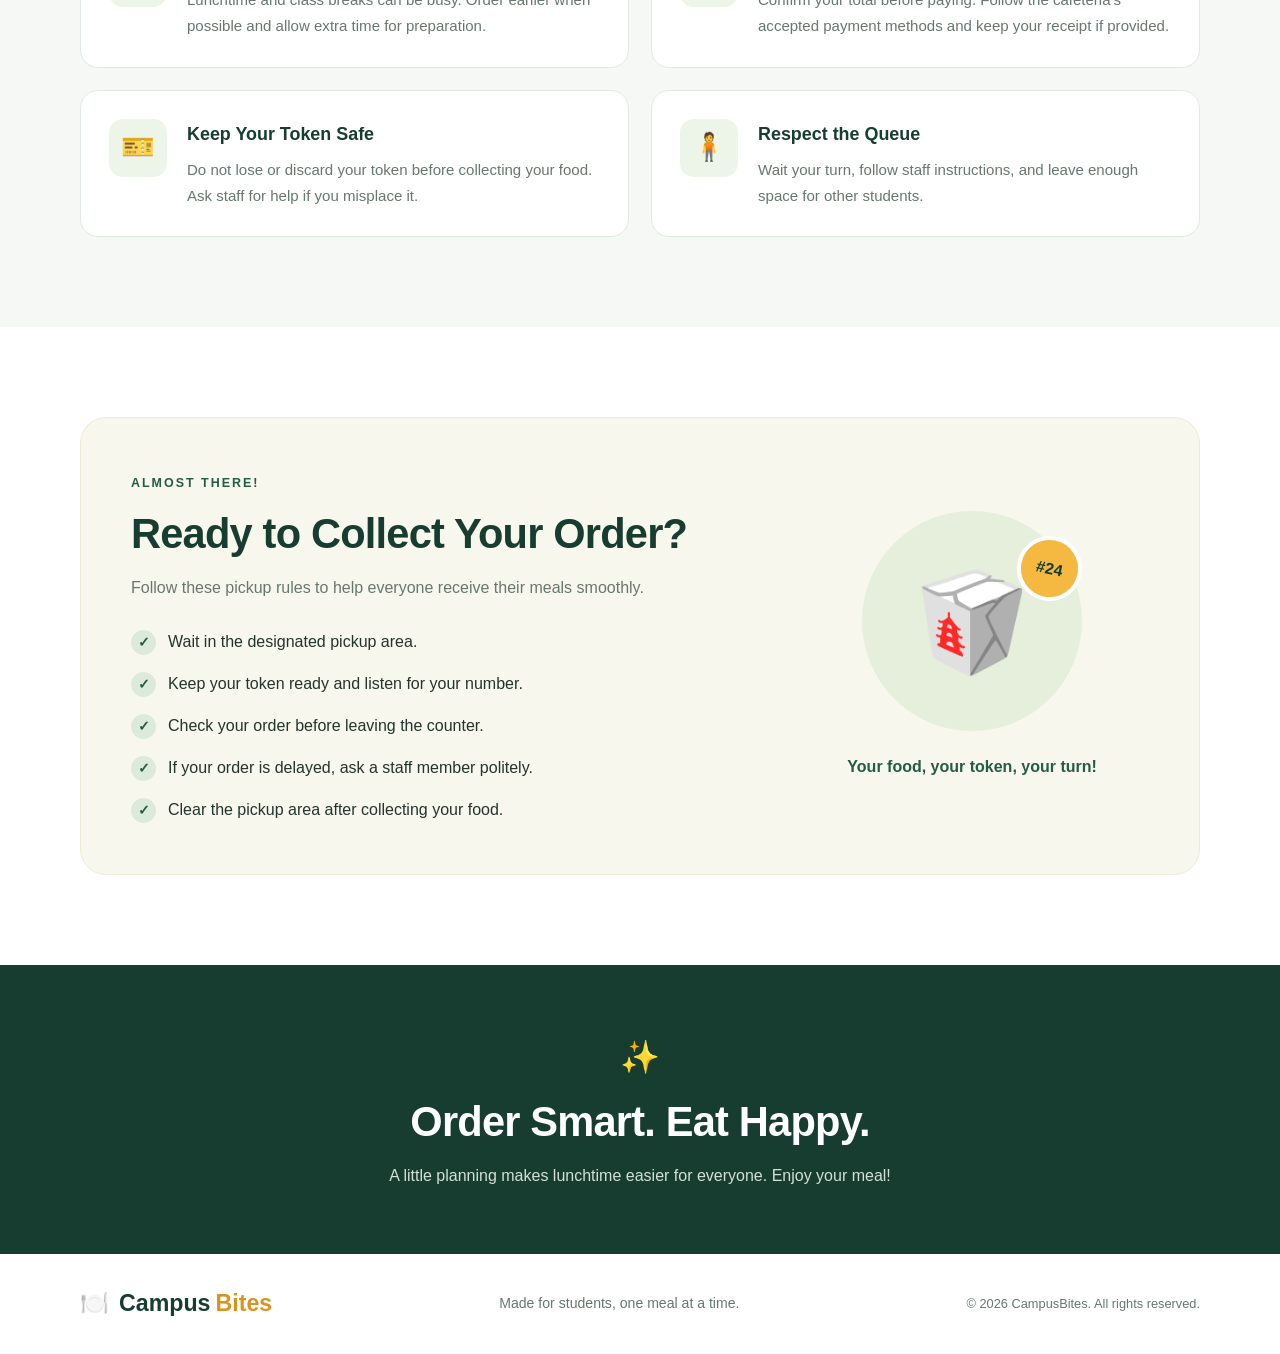
<file: src/order.html>
<!DOCTYPE html>
<html lang="en">
<head>
    <meta charset="UTF-8">
    <meta name="viewport" content="width=device-width, initial-scale=1.0">
    <meta name="description" content="A student guide to ordering food at the campus cafeteria.">
    <title>How to Order | Student Cafeteria</title>
    <link rel="stylesheet" href="../styles//order.css">
</head>
<body>

    <!-- Header -->
    <header class="header">
        <div class="container nav">
            <a href="#" class="logo">
                <span class="logo-icon">🍽️</span>
                Campus<span class="logo-highlight">Bites</span>
            </a>

            <nav aria-label="Main navigation">
                <a href="#steps">How to Order</a>
                <a href="#guidelines">Guidelines</a>
                <a href="#pickup">Pickup Rules</a>
            </nav>
        </div>
    </header>

    <main>
        <!-- Hero Section -->
        <section class="hero">
            <div class="container hero-content">
                <span class="eyebrow">STUDENT CAFETERIA GUIDE</span>

                <h1>Ordering Made <span>Easy!</span></h1>

                <p>
                    Hungry between classes? Follow these simple steps
                    to order your favorite meals, get your token, and
                    collect your food without confusion.
                </p>

                <a href="#steps" class="btn">Learn How to Order ↓</a>
            </div>
        </section>

        <!-- Ordering Steps -->
        <section class="section container" id="steps">
            <div class="section-heading">
                <span class="eyebrow">SIMPLE & QUICK</span>
                <h2>How to Place Your Order</h2>
                <p>Follow these four easy steps for a smooth experience.</p>
            </div>

            <div class="steps-grid">
                <article class="step-card">
                    <div class="step-icon">🍔</div>
                    <span class="step-number">STEP 01</span>
                    <h3>Choose Your Items</h3>
                    <p>
                        Check the available menu, select your food and
                        drinks, and confirm the prices before ordering.
                    </p>
                </article>

                <article class="step-card">
                    <div class="step-icon">💵</div>
                    <span class="step-number">STEP 02</span>
                    <h3>Pay at the Counter</h3>
                    <p>
                        Tell the cashier your selection and pay the
                        total amount. Keep your receipt if provided.
                    </p>
                </article>

                <article class="step-card">
                    <div class="step-icon">🎟️</div>
                    <span class="step-number">STEP 03</span>
                    <h3>Collect Your Token</h3>
                    <p>
                        Take your order token and remember its number.
                        Keep it safe until your food is ready.
                    </p>
                </article>

                <article class="step-card">
                    <div class="step-icon">🥡</div>
                    <span class="step-number">STEP 04</span>
                    <h3>Pick Up Your Food</h3>
                    <p>
                        Watch for your token number or listen for it
                        to be called. Collect your order at the pickup area.
                    </p>
                </article>
            </div>
        </section>

        <!-- Guidelines -->
        <section class="guidelines-section" id="guidelines">
            <div class="container">
                <div class="section-heading">
                    <span class="eyebrow">A FEW HELPFUL TIPS</span>
                    <h2>Before You Place an Order</h2>
                    <p>Keep these simple guidelines in mind.</p>
                </div>

                <div class="guidelines-grid">
                    <article class="guideline-card">
                        <div class="guideline-icon">🕒</div>
                        <h3>Plan Around Peak Hours</h3>
                        <p>
                            Lunchtime and class breaks can be busy.
                            Order earlier when possible and allow extra
                            time for preparation.
                        </p>
                    </article>

                    <article class="guideline-card">
                        <div class="guideline-icon">💳</div>
                        <h3>Check Your Payment</h3>
                        <p>
                            Confirm your total before paying. Follow the
                            cafeteria's accepted payment methods and
                            keep your receipt if provided.
                        </p>
                    </article>

                    <article class="guideline-card">
                        <div class="guideline-icon">🎫</div>
                        <h3>Keep Your Token Safe</h3>
                        <p>
                            Do not lose or discard your token before
                            collecting your food. Ask staff for help
                            if you misplace it.
                        </p>
                    </article>

                    <article class="guideline-card">
                        <div class="guideline-icon">🧍</div>
                        <h3>Respect the Queue</h3>
                        <p>
                            Wait your turn, follow staff instructions,
                            and leave enough space for other students.
                        </p>
                    </article>
                </div>
            </div>
        </section>

        <!-- Pickup Rules -->
        <section class="section container" id="pickup">
            <div class="pickup-panel">
                <div class="pickup-content">
                    <span class="eyebrow">ALMOST THERE!</span>
                    <h2>Ready to Collect Your Order?</h2>
                    <p>
                        Follow these pickup rules to help everyone
                        receive their meals smoothly.
                    </p>

                    <ul class="pickup-list">
                        <li>
                            <span class="check">✓</span>
                            Wait in the designated pickup area.
                        </li>
                        <li>
                            <span class="check">✓</span>
                            Keep your token ready and listen for your number.
                        </li>
                        <li>
                            <span class="check">✓</span>
                            Check your order before leaving the counter.
                        </li>
                        <li>
                            <span class="check">✓</span>
                            If your order is delayed, ask a staff member politely.
                        </li>
                        <li>
                            <span class="check">✓</span>
                            Clear the pickup area after collecting your food.
                        </li>
                    </ul>
                </div>

                <div class="pickup-illustration" aria-hidden="true">
                    <div class="illustration-circle">
                        <span>🥡</span>
                        <span class="floating-token">#24</span>
                    </div>
                    <p>Your food, your token, your turn!</p>
                </div>
            </div>
        </section>

        <!-- Final Message -->
        <section class="closing">
            <div class="container">
                <span class="closing-icon">✨</span>
                <h2>Order Smart. Eat Happy.</h2>
                <p>
                    A little planning makes lunchtime easier for everyone.
                    Enjoy your meal!
                </p>
            </div>
        </section>
    </main>

    <!-- Footer -->
    <footer class="footer">
        <div class="container footer-content">
            <a href="#" class="logo">
                <span class="logo-icon">🍽️</span>
                Campus<span class="logo-highlight">Bites</span>
            </a>
            <p>Made for students, one meal at a time.</p>
            <p class="copyright">
                &copy; 2026 CampusBites. All rights reserved.
            </p>
        </div>
    </footer>

</body>
</html>
</file>
<file: styles/style.css>
feature/deals-page
feature/deals-page
/* General Styling */
* {
  margin: 0;
  padding: 0;
  box-sizing: border-box;
}

html {
  scroll-behavior: smooth;
}

body {
  font-family: Arial, Helvetica, sans-serif;
  background-color: #fffaf5;
  color: #292929;
  line-height: 1.6;
}

a {
  text-decoration: none;
}

.header {
  background-color: #ffffff;
  display: flex;
  justify-content: space-between;
  align-items: center;
  padding: 18px 8%;
  box-shadow: 0 2px 10px rgba(0, 0, 0, 0.06);
}

.logo {
  font-size: 24px;
  font-weight: bold;
  color: #e65325;
}

nav {
  display: flex;
  gap: 28px;
}

nav a {
  color: #333333;
  font-weight: 600;
  transition: color 0.3s;
}

nav a:hover {
  color: #e65325;
}

/* Hero Section */
.hero {
  min-height: 420px;
  display: flex;
  align-items: center;
  padding: 70px 8%;
  background: linear-gradient(120deg, #fff0df, #ffe1ca);
}

.hero-content {
  max-width: 600px;
}

.subtitle {
  color: #e65325;
  font-size: 13px;
  font-weight: bold;
  letter-spacing: 2px;
  margin-bottom: 12px;
}

.hero h1 {
  font-size: 52px;
  line-height: 1.15;
  margin-bottom: 18px;
  color: #292929;
}

.hero h1 span {
  color: #e65325;
}

.hero-content > p:not(.subtitle) {
  color: #666666;
  font-size: 16px;
  margin-bottom: 25px;
}

.btn {
  display: inline-block;
  background-color: #e65325;
  color: #ffffff;
  padding: 11px 22px;
  border-radius: 6px;
  font-size: 14px;
  font-weight: bold;
  transition:
    background-color 0.3s,
    transform 0.3s;
}

.btn:hover {
  background-color: #c83d16;
  transform: translateY(-2px);
}

/* Section Headings */
.daily-special,
.combos {
  padding: 65px 8%;
}

.section-heading {
  text-align: center;
  margin-bottom: 35px;
}

.section-heading h2 {
  font-size: 34px;
  margin-bottom: 8px;
  color: #292929;
}

.section-heading > p:last-child {
  color: #777777;
}

/* Daily Special Card */
.special-card {
  display: flex;
  max-width: 950px;
  margin: 0 auto;
  background-color: #ffffff;
  border-radius: 14px;
  overflow: hidden;
  box-shadow: 0 6px 25px rgba(0, 0, 0, 0.07);
}

.food-image {
  display: flex;
  align-items: center;
  justify-content: center;
  font-size: 90px;
  min-height: 220px;
}

.special-image {
  flex: 1;
  background: linear-gradient(135deg, #ffe2bc, #ffb77e);
  font-size: 110px;
}

.special-info {
  flex: 1.2;
  padding: 32px;
}

.badge {
  display: inline-block;
  color: #e65325;
  background-color: #fff0e9;
  padding: 5px 10px;
  border-radius: 20px;
  font-size: 10px;
  font-weight: bold;
  letter-spacing: 1px;
}

.special-info h3,
.combo-info h3 {
  font-size: 23px;
  margin: 12px 0 8px;
}

.special-info > p,
.description {
  color: #777777;
  font-size: 14px;
  margin-bottom: 15px;
}

ul {
  list-style: none;
  margin-bottom: 20px;
}

ul li {
  color: #555555;
  font-size: 14px;
  padding: 5px 0;
}

ul li::before {
  content: "✓";
  color: #e65325;
  font-weight: bold;
  margin-right: 10px;
}

.price-row,
.card-footer {
  display: flex;
  align-items: center;
  justify-content: space-between;
  gap: 12px;
  flex-wrap: wrap;
}

.price {
  color: #e65325;
  font-size: 25px;
  font-weight: bold;
}

/* Combo Cards */
.combos {
  background-color: #fff3e8;
}

.combo-container {
  display: grid;
  grid-template-columns: repeat(3, minmax(0, 1fr));
  gap: 25px;
  align-items: stretch;
}

.combo-card {
  position: relative;
  background-color: #ffffff;
  border-radius: 12px;
  overflow: hidden;
  box-shadow: 0 5px 20px rgba(0, 0, 0, 0.06);
  transition:
    transform 0.3s,
    box-shadow 0.3s;
}

.combo-card:hover {
  transform: translateY(-7px);
  box-shadow: 0 10px 28px rgba(0, 0, 0, 0.12);
}

.student-image {
  background: linear-gradient(135deg, #ffe9b5, #ffc66e);
}

.lunch-image {
  background: linear-gradient(135deg, #ffd5bd, #ff9c78);
}

.family-image {
  background: linear-gradient(135deg, #fff0b8, #f7d66b);
}

.combo-info {
  padding: 24px;
}

.combo-info h3 {
  margin-top: 14px;
}

.combo-info ul {
  min-height: 100px;
}

.popular {
  border: 2px solid #e65325;
}

.popular-label {
  position: absolute;
  top: 12px;
  right: 12px;
  background-color: #e65325;
  color: #ffffff;
  padding: 5px 9px;
  border-radius: 4px;
  font-size: 10px;
  font-weight: bold;
}

/* Footer */
.footer {
  background-color: #292929;
  color: #ffffff;
  text-align: center;
  padding: 35px 20px;
}

.footer h3 {
  color: #ff7950;
  font-size: 23px;
  margin-bottom: 8px;
}

.footer p {
  font-size: 14px;
  color: #dddddd;
}

.copyright {
  margin-top: 18px;
  padding-top: 15px;
  border-top: 1px solid #494949;
}

/* Responsive Design */
@media (max-width: 900px) {
  .header {
    padding: 18px 5%;
  }

  .daily-special,
  .combos {
    padding: 55px 5%;
  }

  .combo-container {
    grid-template-columns: repeat(2, minmax(0, 1fr));
  }

  .hero h1 {
    font-size: 44px;
  }
}

@media (max-width: 600px) {
  .header {
    flex-direction: column;
    gap: 15px;
  }

  nav {
    justify-content: center;
    gap: 16px;
    flex-wrap: wrap;
  }

  nav a {
    font-size: 13px;
  }

  .hero {
    min-height: 350px;
    padding: 50px 6%;
  }

  .hero h1 {
    font-size: 38px;
  }

  .section-heading h2 {
    font-size: 28px;
  }

  .special-card {
    flex-direction: column;
  }

  .special-image {
    min-height: 190px;
  }

  .special-info {
    padding: 24px;
  }

  .combo-container {
    grid-template-columns: 1fr;
  }

  .combo-info ul {
    min-height: auto;
  }

  .daily-special,
  .combos {
    padding: 45px 6%;
  }

 feature/feedback-page

/* =========================================
   CAMPUS BITES - FEEDBACK & CONTACT PAGE
   Member 4 - SEST4663
========================================= */


/* Common Styling */

* {
    margin: 0;
    padding: 0;
    box-sizing: border-box;
}

html {
    scroll-behavior: smooth;
}

body {
    font-family: 'Segoe UI', Arial, sans-serif;
    background: #fffdf9;
    color: #252525;
    line-height: 1.6;
}

.container {

feature/menu-page
/* CAMPUS BITES — premium menu page styles
   Assignment constraints: plain HTML + CSS, one shared stylesheet, responsive media queries.
   If your team already has styles/style.css, merge these rules rather than overwriting the team's styles. */

   :root {
    --ink: #20261f;
    --muted: #71786f;
    --paper: #fffefa;
    --cream: #f8f6ef;
    --green: #23583e;
    --green-dark: #173b2a;
    --lime: #d8ed8d;
    --orange: #f0a24d;
    --line: #e9e6dc;
    --shadow: 0 16px 45px rgba(28, 39, 28, .08);
    --radius: 22px;
  }
  * { box-sizing: border-box; }
  html { scroll-behavior: smooth; scroll-padding-top: 24px; }
  body.menu-page {
    margin: 0; background: var(--cream); color: var(--ink);
    font-family: Inter, "Segoe UI", Arial, sans-serif; line-height: 1.6;
    -webkit-font-smoothing: antialiased;
  }
  a { color: inherit; }
  a:focus-visible { outline: 3px solid var(--orange); outline-offset: 4px; }
  .skip-link { position: absolute; left: 12px; top: -50px; padding: 10px 14px; background: white; z-index: 100; }
  .skip-link:focus { top: 12px; }
  .site-header { position: relative; z-index: 10; background: rgba(255,254,250,.94); border-bottom: 1px solid var(--line); }
  .header-inner { max-width: 1240px; min-height: 84px; padding: 15px 30px; margin: auto; display: flex; align-items: center; justify-content: space-between; gap: 25px; }
  .brand { display: inline-flex; align-items: center; gap: 10px; text-decoration: none; flex-shrink: 0; }
  .brand-mark { width: 43px; height: 43px; display: grid; place-items: center; border-radius: 14px; background: var(--green); color: white; font-size: 15px; font-weight: 900; letter-spacing: -.08em; }
  .brand-mark span { color: var(--lime); }
  .brand-copy { display: grid; gap: 4px; line-height: 1.05; }
  .brand-copy strong { font-size: 18px; letter-spacing: -.055em; }
  .brand-copy strong span { color: var(--green); }
  .brand-copy small { font-size: 8px; color: var(--muted); font-weight: 900; letter-spacing: .18em; }
  .main-nav { display: flex; align-items: center; gap: 4px; flex-wrap: wrap; }
  .main-nav a { padding: 10px 13px; border-radius: 999px; text-decoration: none; color: #5f675d; font-size: 12px; font-weight: 750; transition: background .22s ease, color .22s ease, transform .22s ease; }
  .main-nav a:hover, .main-nav a.active { background: #eaf0e5; color: var(--green); }
  .main-nav a:hover { transform: translateY(-2px); }
  .nav-spark { color: #d18a31; }
  .header-cta { display: inline-flex; align-items: center; gap: 14px; padding: 12px 16px; background: var(--green); border-radius: 999px; color: white; text-decoration: none; font-size: 11px; font-weight: 800; white-space: nowrap; transition: transform .2s, background .2s; }
  .header-cta:hover { background: var(--green-dark); transform: translateY(-2px); }
  .header-cta span { font-size: 16px; }
  
  .hero { position: relative; isolation: isolate; overflow: hidden; max-width: 1240px; margin: 25px auto 0; padding: 58px 64px 0; border-radius: 30px; background: #e9efe2; display: grid; grid-template-columns: 1fr .92fr; align-items: center; }
  .hero-noise { position: absolute; inset: 0; z-index: -1; opacity: .23; pointer-events: none; background-image: radial-gradient(#9eae91 .65px, transparent .65px); background-size: 10px 10px; mask-image: linear-gradient(90deg, black, transparent 90%); }
  .hero-copy { position: relative; z-index: 2; padding-bottom: 62px; animation: rise-in .8s both; }
  .eyebrow { margin: 0 0 17px; display: flex; align-items: center; gap: 9px; color: var(--green); font-size: 9px; font-weight: 950; letter-spacing: .19em; }
  .eyebrow-line { width: 23px; height: 2px; background: #d99a43; display: inline-block; }
  .hero h1 { margin: 0; font-size: clamp(54px, 6.5vw, 88px); line-height: .94; letter-spacing: -.085em; font-weight: 900; }
  .hero h1 em, .section-intro h2 em, .bottom-cta h2 em { color: var(--green); font-family: Georgia, "Times New Roman", serif; font-weight: 500; }
  .hero-description { max-width: 410px; margin: 24px 0 25px; color: #667064; font-size: 14px; line-height: 1.85; }
  .hero-actions { display: flex; align-items: center; gap: 11px; flex-wrap: wrap; }
  .button { display: inline-flex; align-items: center; justify-content: center; gap: 18px; min-height: 47px; padding: 0 19px; border-radius: 999px; text-decoration: none; font-size: 11px; font-weight: 850; transition: transform .22s ease, box-shadow .22s ease, background .22s ease; }
  .button:hover { transform: translateY(-3px); }
  .button-primary { background: var(--green); color: white; box-shadow: 0 8px 20px rgba(35,88,62,.18); }
  .button-primary:hover { background: var(--green-dark); box-shadow: 0 12px 25px rgba(35,88,62,.24); }
  .button-quiet { background: rgba(255,255,255,.55); color: var(--green); border: 1px solid rgba(35,88,62,.12); }
  .button-quiet:hover { background: white; }
  .button span { font-size: 16px; }
  .hero-proof { display: flex; align-items: center; gap: 11px; margin-top: 34px; }
  .proof-icon { width: 34px; height: 34px; display: grid; place-items: center; border: 1px solid rgba(35,88,62,.2); color: var(--green); border-radius: 50%; font-size: 18px; }
  .hero-proof > span:last-child { display: grid; gap: 2px; }
  .hero-proof strong { font-size: 10px; }
  .hero-proof small { color: var(--muted); font-size: 10px; }
  .hero-visual { min-height: 350px; position: relative; display: grid; place-items: center; animation: visual-in 1s .12s both; }
  .visual-orbit { position: absolute; border: 1px solid rgba(35,88,62,.17); border-radius: 50%; }
  .orbit-one { width: 330px; height: 330px; animation: orbit-turn 28s linear infinite; }
  .orbit-two { width: 260px; height: 260px; border-style: dashed; animation: orbit-turn 36s linear infinite reverse; }
  .meal-plate { position: relative; display: grid; place-items: center; width: 252px; height: 252px; border-radius: 50%; background: linear-gradient(140deg, #fffefa, #e9e3d5); box-shadow: 0 28px 45px rgba(42,57,38,.18), inset 0 0 0 12px rgba(255,255,255,.8); transform: rotate(-9deg); animation: plate-float 5s ease-in-out infinite; }
  .plate-inner { position: relative; width: 200px; height: 200px; display: grid; place-items: center; border-radius: 50%; background: radial-gradient(circle at 40% 35%, #f5c875, #e89a48 65%, #d98032); box-shadow: inset 0 0 0 7px rgba(255,255,255,.45); }
  .plate-food { font-size: 100px; filter: drop-shadow(0 12px 7px rgba(65,45,18,.17)); animation: food-bob 4s ease-in-out infinite; }
  .plate-leaf { position: absolute; color: #2e7048; font-size: 35px; }
  .leaf-one { left: 19px; top: 28px; transform: rotate(-25deg); }
  .leaf-two { right: 21px; bottom: 23px; color: #fff2bd; transform: rotate(15deg); }
  .hero-sticker { position: absolute; z-index: 3; display: flex; align-items: center; gap: 7px; padding: 12px 14px; background: #fffefa; border-radius: 13px; box-shadow: var(--shadow); color: var(--green); font-size: 8px; line-height: 1.45; font-weight: 950; letter-spacing: .1em; }
  .sticker-fresh { top: 27px; left: 2%; transform: rotate(-8deg); }
  .sticker-fresh span { color: #d98d36; font-size: 22px; }
  .sticker-love { bottom: 35px; right: 0; transform: rotate(7deg); }
  .sticker-love span { font-size: 22px; color: #dc8d76; }
  .floating-food { position: absolute; display: grid; place-items: center; width: 45px; height: 45px; border-radius: 15px; background: #fffefa; box-shadow: var(--shadow); font-size: 23px; animation: float-soft 4s ease-in-out infinite; }
  .food-one { right: 6%; top: 45px; animation-delay: -.8s; }
  .food-two { left: 1%; bottom: 62px; animation-delay: -1.6s; }
  .food-three { right: 13%; bottom: 3px; background: var(--lime); animation-delay: -2.2s; }
  .hero-bottom { grid-column: 1 / -1; display: flex; align-items: center; justify-content: space-between; flex-wrap: wrap; gap: 15px; padding: 18px 0; border-top: 1px solid rgba(35,88,62,.16); color: #6d796a; font-size: 8px; letter-spacing: .14em; }
  .hero-bottom span { display: flex; align-items: center; gap: 9px; }
  .hero-bottom span:not(:first-child) { border-left: 1px solid rgba(35,88,62,.18); padding-left: 18px; }
  .hero-bottom span { font-weight: 800; }
  .hero-bottom b { color: #4d5c4a; font-size: 8px; }
  .hero-bottom a { text-decoration: none; color: var(--green); font-weight: 900; font-size: 8px; }
  .hero-bottom a span { display: inline; padding: 0; border: 0; font-size: 13px; }
  
  .menu-section { max-width: 1240px; padding: 80px 30px 72px; margin: auto; }
  .section-intro { display: flex; justify-content: space-between; align-items: end; gap: 30px; margin-bottom: 30px; }
  .eyebrow-dark { color: #9a713c; margin-bottom: 12px; }
  .section-intro h2, .bottom-cta h2 { margin: 0; font-size: clamp(36px, 4.6vw, 56px); line-height: 1.02; letter-spacing: -.07em; }
  .section-intro-side { max-width: 330px; padding-bottom: 5px; }
  .section-intro-side p { margin: 0 0 13px; color: var(--muted); font-size: 12px; line-height: 1.8; }
  .price-note { display: inline-flex; align-items: center; gap: 7px; color: #657061; font-size: 10px; font-weight: 750; }
  .price-note span { color: var(--green); }
  .category-pills { display: flex; flex-wrap: wrap; gap: 10px; margin: 0 0 56px; }
  .category-pills a { display: inline-flex; align-items: center; gap: 10px; padding: 11px 15px; background: #fffefa; border: 1px solid var(--line); border-radius: 999px; text-decoration: none; font-size: 11px; font-weight: 800; transition: transform .2s, border-color .2s, background .2s; }
  .category-pills a > span:first-child { color: var(--green); font-size: 15px; }
  .category-pills a:hover { transform: translateY(-3px); border-color: #9bb79e; background: #f1f5eb; }
  .pill-arrow { color: #879181; font-size: 13px; }
  .menu-category { margin: 0 0 54px; scroll-margin-top: 25px; }
  .category-heading { display: flex; align-items: center; justify-content: space-between; gap: 20px; margin-bottom: 20px; }
  .category-title-wrap { display: flex; align-items: center; gap: 13px; }
  .category-symbol { display: grid; place-items: center; width: 49px; height: 49px; border-radius: 16px; font-size: 23px; }
  .symbol-orange { background: #f8e6d0; color: #ad682a; }
  .symbol-yellow { background: #f9edc9; color: #a87520; }
  .symbol-pink { background: #f4dfd7; color: #b36552; }
  .symbol-green { background: #e1ebd9; color: #346848; }
  .symbol-blue { background: #dfeaf0; color: #3f7185; }
  .category-kicker { margin: 0 0 2px; color: #9a713c; font-size: 8px; font-weight: 950; letter-spacing: .16em; }
  .category-heading h3 { margin: 0; font-size: 25px; letter-spacing: -.055em; line-height: 1.2; }
  .category-caption, .category-count { color: #8b9085; font-size: 8px; font-weight: 900; letter-spacing: .15em; }
  .food-grid { display: grid; grid-template-columns: repeat(3, minmax(0, 1fr)); gap: 18px; }
  .food-card { overflow: hidden; border: 1px solid var(--line); border-radius: var(--radius); background: var(--paper); box-shadow: 0 5px 18px rgba(32,38,31,.025); transition: transform .25s ease, box-shadow .25s ease, border-color .25s ease; animation: rise-in .65s both; }
  .food-card:nth-child(2) { animation-delay: .08s; }
  .food-card:nth-child(3) { animation-delay: .16s; }
  .food-card:hover { transform: translateY(-6px); border-color: #d5dfd0; box-shadow: var(--shadow); }
  .food-art { min-height: 165px; position: relative; display: grid; place-items: center; overflow: hidden; text-decoration: none; }
  .food-art::before, .food-art::after { content: ""; position: absolute; border: 1px solid rgba(40,65,43,.12); border-radius: 50%; transition: transform .45s ease; }
  .food-art::before { width: 150px; height: 150px; }
  .food-art::after { width: 105px; height: 105px; border-style: dashed; }
  .food-card:hover .food-art::before { transform: scale(1.12) rotate(20deg); }
  .food-card:hover .food-art::after { transform: scale(.9) rotate(-20deg); }
  .food-emoji { position: relative; z-index: 1; font-size: 66px; filter: drop-shadow(0 9px 5px rgba(64,45,22,.12)); transition: transform .3s ease; }
  .food-card:hover .food-emoji { transform: translateY(-5px) rotate(-5deg) scale(1.08); }
  .art-biryani { background: #f5e4bf; }
  .art-burger { background: #f3ded2; }
  .art-paratha { background: #f4e8c9; }
  .art-peach { background: #f4e1d8; }
  .art-green { background: #e3ecdc; }
  .art-yellow { background: #f8ebc7; }
  .art-blue { background: #e0edf0; }
  .art-label { position: absolute; top: 13px; left: 13px; z-index: 2; padding: 5px 8px; border-radius: 999px; background: rgba(255,254,250,.86); color: var(--green); font-size: 7px; font-weight: 950; letter-spacing: .1em; }
  .art-number { position: absolute; right: 14px; bottom: 8px; color: rgba(35,88,62,.42); font-size: 11px; font-weight: 900; letter-spacing: .12em; }
  .food-info { padding: 17px 18px 14px; }
  .food-title { display: flex; align-items: start; justify-content: space-between; gap: 10px; }
  .food-title h4 { margin: 0; font-size: 14px; line-height: 1.4; letter-spacing: -.03em; }
  .food-title strong { color: var(--green); white-space: nowrap; font-size: 12px; }
  .food-info > p { min-height: 39px; margin: 9px 0 15px; color: var(--muted); font-size: 11px; line-height: 1.75; }
  .food-meta { display: flex; align-items: center; justify-content: space-between; gap: 10px; padding-top: 11px; border-top: 1px solid #efede5; color: #8b9086; font-size: 8px; font-weight: 850; letter-spacing: .1em; }
  .food-meta span:last-child { font-size: 9px; }
  
  .menu-notice { display: flex; align-items: center; gap: 14px; padding: 18px 20px; border: 1px solid #e2e8d9; border-radius: 17px; background: #eef2e8; }
  .notice-icon { flex-shrink: 0; width: 27px; height: 27px; display: grid; place-items: center; border-radius: 50%; background: white; color: var(--green); font-family: Georgia, serif; font-weight: 900; }
  .menu-notice p { flex: 1; margin: 0; color: #677063; font-size: 10px; line-height: 1.7; }
  .menu-notice p strong { color: var(--ink); font-size: 11px; }
  .menu-notice > a { text-decoration: none; color: var(--green); white-space: nowrap; font-size: 10px; font-weight: 850; }
  .menu-notice > a:hover { text-decoration: underline; }
  .bottom-cta { position: relative; isolation: isolate; overflow: hidden; display: flex; align-items: center; justify-content: space-between; gap: 28px; margin-top: 65px; padding: 43px 48px; border-radius: 25px; background: var(--green-dark); color: white; }
  .bottom-cta .eyebrow { color: var(--lime); margin-bottom: 11px; }
  .bottom-cta h2 { font-size: clamp(33px, 4vw, 46px); }
  .bottom-cta h2 em { color: var(--lime); }
  .bottom-cta > div > p:last-child { max-width: 410px; margin: 13px 0 0; color: #d1dbd0; font-size: 11px; line-height: 1.8; }
  .button-light { position: relative; z-index: 2; background: var(--lime); color: var(--green-dark); white-space: nowrap; }
  .button-light:hover { background: #e6f8b4; box-shadow: 0 10px 25px rgba(0,0,0,.12); }
  .cta-decoration { position: absolute; z-index: -1; right: 13%; top: -100px; color: rgba(255,255,255,.06); font-size: 320px; line-height: 1; transform: rotate(12deg); }
  .site-footer { max-width: 1240px; margin: auto; padding: 24px 30px 30px; display: flex; align-items: center; justify-content: space-between; gap: 20px; }
  .footer-brand .brand-mark { background: var(--green-dark); }
  .site-footer p { margin: 0; color: var(--muted); font-size: 10px; }
  .site-footer p span { color: #cc876b; }
  .back-top { color: var(--green); text-decoration: none; font-size: 10px; font-weight: 850; }
  .back-top:hover { text-decoration: underline; }
  
  @keyframes rise-in { from { opacity: 0; transform: translateY(18px); } to { opacity: 1; transform: translateY(0); } }
  @keyframes visual-in { from { opacity: 0; transform: translateY(12px) scale(.96); } to { opacity: 1; transform: translateY(0) scale(1); } }
  @keyframes plate-float { 0%, 100% { transform: translateY(0) rotate(-9deg); } 50% { transform: translateY(-9px) rotate(-5deg); } }
  @keyframes food-bob { 0%, 100% { transform: translateY(0); } 50% { transform: translateY(-4px); } }
  @keyframes float-soft { 0%, 100% { transform: translateY(0) rotate(-4deg); } 50% { transform: translateY(-10px) rotate(5deg); } }
  @keyframes orbit-turn { to { transform: rotate(360deg); } }
  
  @media (max-width: 1020px) {
    .header-inner { flex-wrap: wrap; }
    .main-nav { order: 3; width: 100%; justify-content: center; }
    .header-cta { margin-left: auto; }
    .hero { margin-left: 18px; margin-right: 18px; padding: 45px 36px 0; }
    .hero-visual { transform: scale(.9); }
    .food-grid { gap: 13px; }
    .food-info { padding: 15px; }
    .food-title { flex-wrap: wrap; }
  }
  @media (max-width: 700px) {
    .header-inner { padding: 14px 18px; gap: 12px; }
    .main-nav { justify-content: flex-start; overflow-x: auto; flex-wrap: nowrap; padding: 2px 0 5px; }
    .main-nav a { flex-shrink: 0; padding: 9px 11px; }
    .header-cta { padding: 10px 12px; font-size: 10px; }
    .hero { grid-template-columns: 1fr; margin: 14px 12px 0; padding: 35px 25px 0; border-radius: 23px; }
    .hero-copy { padding-bottom: 0; }
    .hero h1 { font-size: clamp(52px, 13vw, 74px); }
    .hero-description { font-size: 13px; }
    .hero-visual { min-height: 315px; transform: scale(.88); margin: -3px 0 -6px; }
    .hero-bottom { justify-content: flex-start; gap: 10px 15px; }
    .hero-bottom span:not(:first-child) { padding-left: 0; border-left: 0; }
    .hero-bottom a { width: 100%; }
    .menu-section { padding: 55px 17px 45px; }
    .section-intro { align-items: flex-start; flex-direction: column; gap: 15px; }
    .section-intro-side { max-width: 100%; }
    .category-pills { gap: 8px; margin-bottom: 42px; }
    .category-pills a { padding: 10px 12px; font-size: 10px; }
    .category-heading h3 { font-size: 22px; }
    .category-caption { display: none; }
    .food-grid { grid-template-columns: repeat(2, minmax(0, 1fr)); }
    .food-art { min-height: 135px; }
    .food-emoji { font-size: 56px; }
    .food-title { flex-direction: column; gap: 5px; }
    .food-info > p { min-height: 58px; font-size: 10px; }
    .menu-notice { align-items: flex-start; flex-wrap: wrap; padding: 16px; }
    .menu-notice p { flex-basis: calc(100% - 45px); }
    .menu-notice > a { margin-left: 41px; }
    .bottom-cta { align-items: flex-start; flex-direction: column; padding: 32px 27px; margin-top: 45px; }
    .cta-decoration { right: -15%; top: 10px; font-size: 220px; }
    .site-footer { align-items: flex-start; flex-direction: column; padding: 24px 18px; }
  }
  @media (max-width: 420px) {
    .brand-copy strong { font-size: 16px; }
    .header-cta { gap: 6px; }
    .hero-visual { min-height: 270px; transform: scale(.78); margin: -10px 0 -12px; }
    .hero-bottom { font-size: 7px; }
    .food-grid { grid-template-columns: 1fr; }
    .food-art { min-height: 160px; }
    .food-title { flex-direction: row; }
    .food-info > p { min-height: 0; }
    .category-symbol { width: 43px; height: 43px; }
  }
  @media (prefers-reduced-motion: reduce) {
    *, *::before, *::after { animation-duration: .01ms !important; animation-iteration-count: 1 !important; scroll-behavior: auto !important; transition-duration: .01ms !important; }
  }
  

 develop

/* =========================================
   CAMPUS BITES - HOME PAGE STYLES
========================================= */

.cb-container {
 develop
    width: 90%;
    max-width: 1200px;
    margin: auto;
}

 feature/feedback-page

/* Header & Navigation */

.site-header {
    background: #ffffff;
    box-shadow: 0 3px 15px rgba(0,0,0,0.06);

.cb-section {
    padding: 85px 0;
}

.cb-header {
    background: #ffffff;
    box-shadow: 0 2px 15px rgba(0, 0, 0, 0.06);
 develop
    position: sticky;
    top: 0;
    z-index: 100;
}

 feature/feedback-page
.navbar {
    min-height: 75px;
    display: flex;
    justify-content: space-between;
    align-items: center;
}

.logo {
    text-decoration: none;
    color: #222;
    font-size: 27px;
    font-weight: 800;
}

.logo span {
    color: #f47b20;
}

.nav-links {
    display: flex;
    gap: 28px;
}

.nav-links a {
    color: #444;
    text-decoration: none;

.cb-navbar {
    min-height: 75px;
    display: flex;
    align-items: center;
    justify-content: space-between;
    gap: 25px;
}

.cb-logo {
    text-decoration: none;
    font-size: 25px;
    font-weight: 800;
    color: #172033;
    white-space: nowrap;
}

.cb-logo span:last-child {
    color: #f47b20;
}

.cb-logo-icon {
    margin-right: 5px;
}

.cb-nav {
    display: flex;
    align-items: center;
    gap: 27px;
}

.cb-nav a {
    text-decoration: none;
    color: #475569;
 develop
    font-size: 14px;
    font-weight: 600;
    transition: 0.3s;
}

 feature/feedback-page
.nav-links a:hover,
.nav-links a.active {

.cb-nav a:hover,
.cb-nav a.active {
 develop
    color: #f47b20;
}


 feature/feedback-page
/* Hero Section */

.feedback-hero {
    min-height: 430px;
    background:
        linear-gradient(110deg,
        rgba(30, 30, 30, 0.92),
        rgba(30, 30, 30, 0.65)),
        url("https://images.unsplash.com/photo-1555939594-58d7cb561ad1?w=1600")
        center/cover no-repeat;

    display: flex;
    align-items: center;
    color: white;
}

.hero-content {
    padding-top: 70px;
    padding-bottom: 70px;
}

.hero-tag,
.section-tag {
    color: #ff9b4a;
    font-size: 12px;
    font-weight: 800;
    letter-spacing: 3px;
}

.hero-content h1 {
    font-size: clamp(38px, 5vw, 62px);
    line-height: 1.15;
    margin: 18px 0;
}

.hero-content h1 span {
    color: #ff963f;
}

.hero-content p {
    max-width: 570px;
    color: #e2e2e2;
    font-size: 16px;
    margin-bottom: 28px;
}

.primary-btn {
    display: inline-block;
    background: #f47b20;
    color: white;
    text-decoration: none;
    padding: 14px 27px;
    border-radius: 7px;

/* HERO SECTION */

.cb-hero {
    background: linear-gradient(120deg, #fff7ed, #ffedd5);
    padding: 85px 0;
    overflow: hidden;
}

.cb-hero-content {
    display: grid;
    grid-template-columns: 1.2fr 0.8fr;
    align-items: center;
    gap: 50px;
}

.cb-tag {
    display: inline-block;
    color: #ea7217;
    background: #ffedd5;
    padding: 9px 15px;
    border-radius: 30px;
    font-size: 12px;
    font-weight: 800;
    letter-spacing: 1px;
}

.cb-hero h1 {
    font-size: clamp(42px, 5vw, 65px);
    line-height: 1.12;
    color: #172033;
    margin: 22px 0;
}

.cb-hero h1 span {
    color: #f47b20;
}

.cb-hero-text > p {
    color: #64748b;
    font-size: 16px;
    line-height: 1.8;
    max-width: 550px;
}

.cb-hero-buttons {
    display: flex;
    gap: 15px;
    flex-wrap: wrap;
    margin-top: 30px;
}

.cb-btn {
    display: inline-block;
    padding: 14px 23px;
    border-radius: 8px;
    text-decoration: none;
    font-size: 14px;
develop
    font-weight: 700;
    transition: 0.3s;
}

 feature/feedback-page
.primary-btn:hover {
    background: #d85e0b;
    transform: translateY(-3px);
}


/* Section Heading */

.contact-section {
    padding: 85px 0;
}

.section-heading {
    text-align: center;
    max-width: 650px;
    margin: 0 auto 45px;
}

.section-heading span {
    color: #f47b20;
    letter-spacing: 3px;
    font-size: 12px;
    font-weight: 800;
}

.section-heading h2 {
    font-size: 34px;
    margin: 10px 0;
}

.section-heading p {
    color: #777;
}


/* Contact Cards */

.contact-grid {
    display: grid;
    grid-template-columns: repeat(4, 1fr);
    gap: 22px;
}

.contact-card {
    background: white;
    padding: 30px 20px;
    border-radius: 14px;
    text-align: center;
    border: 1px solid #f0e9e2;
    box-shadow: 0 8px 25px rgba(0,0,0,0.04);
    transition: 0.3s;
}

.contact-card:hover {
    transform: translateY(-8px);
    box-shadow: 0 15px 30px rgba(244,123,32,0.12);
    border-color: #f47b20;
}

.contact-icon {
    width: 62px;
    height: 62px;
    margin: 0 auto 18px;
    border-radius: 50%;
    background: #fff0e3;
    display: grid;
    place-items: center;
    font-size: 27px;
}

.contact-card h3 {
    margin-bottom: 12px;
    font-size: 18px;
}

.contact-card p {
    color: #777;
    font-size: 14px;
    line-height: 1.9;
}


/* Feedback Section */

.feedback-section {
    padding: 90px 0;
    background: #fff4eb;
}

.feedback-wrapper {
    display: grid;
    grid-template-columns: 0.85fr 1.15fr;
    gap: 55px;
    align-items: center;
}

.feedback-info h2 {
    font-size: 38px;
    line-height: 1.25;
    margin: 20px 0;
}

.feedback-info > p {
    color: #707070;
    margin-bottom: 25px;
}

.feedback-points {
    display: flex;
    flex-direction: column;
    gap: 15px;
    font-weight: 600;
    font-size: 15px;
}

.feedback-points span {
    display: inline-grid;
    place-items: center;
    background: #f47b20;
    color: white;
    width: 25px;
    height: 25px;
    border-radius: 50%;
    margin-right: 10px;
}

.info-note {
    background: white;
    border-left: 4px solid #f47b20;
    padding: 20px;
    margin-top: 35px;
    border-radius: 8px;
    box-shadow: 0 5px 20px rgba(0,0,0,0.04);
}

.info-note strong {
    color: #f47b20;
}

.info-note p {
    color: #777;
    font-size: 14px;
    margin-top: 6px;
}


/* Feedback Form Card */

.feedback-form-card {
    background: white;
    padding: 40px;
    border-radius: 16px;
    box-shadow: 0 15px 45px rgba(0,0,0,0.08);
}

.feedback-form-card h2 {
    font-size: 27px;
    margin-bottom: 5px;
}

.form-subtitle {
    color: #888;
    font-size: 14px;
    margin-bottom: 28px;
}


/* Form Fields */

.form-row {
    display: grid;
    grid-template-columns: 1fr 1fr;
    gap: 18px;
}

.form-group {
    display: flex;
    flex-direction: column;
    margin-bottom: 20px;
}

.form-group label {
    font-weight: 700;
    font-size: 14px;
    margin-bottom: 8px;
}

.form-group input,
.form-group select,
.form-group textarea {
    width: 100%;
    padding: 13px 14px;
    border: 1px solid #dedede;
    border-radius: 7px;
    outline: none;
    background: #fff;
    font-family: inherit;
    font-size: 14px;
    transition: 0.3s;
}

.form-group input:focus,
.form-group select:focus,
.form-group textarea:focus {
    border-color: #f47b20;
    box-shadow: 0 0 0 3px rgba(244,123,32,0.12);
}

.form-group textarea {
    resize: vertical;
    min-height: 120px;
}


/* Rating Options */

.rating-options {
    display: flex;
    flex-wrap: wrap;
    gap: 9px;
}

.rating-options label {
    cursor: pointer;
    margin: 0;
}

.rating-options input {
    position: absolute;
    opacity: 0;
    width: 1px;
    height: 1px;
}

.rating-options span {
    display: inline-block;
    border: 1px solid #e5e5e5;
    padding: 9px 12px;
    border-radius: 7px;
    font-size: 12px;
    transition: 0.3s;
}

.rating-options input:checked + span {
    background: #fff0e3;
    border-color: #f47b20;
    color: #d85e0b;
}

.rating-options label:focus-within span {
    outline: 2px solid #f47b20;
}


/* Checkbox */

.checkbox-group {
    flex-direction: row;
    align-items: flex-start;
    gap: 10px;
}

.checkbox-group input {
    width: 17px;
    height: 17px;
    accent-color: #f47b20;
    margin-top: 3px;
}

.checkbox-group label {
    font-size: 12px;
    color: #777;
    font-weight: 500;
}


/* Submit Button */

.submit-btn {
    width: 100%;
    background: #f47b20;
    color: white;
    border: none;
    padding: 15px;
    border-radius: 8px;
    font-size: 15px;
    font-weight: 700;
    cursor: pointer;
    transition: 0.3s;
}

.submit-btn:hover {
    background: #d85e0b;
    transform: translateY(-2px);
}

.privacy-note {
    font-size: 11px;
    color: #999;
    text-align: center;
    margin-top: 15px;
}


/* Footer */

.site-footer {
    background: #202020;
    color: white;
    padding-top: 50px;
}

.footer-content {
    display: flex;
    justify-content: space-between;
    gap: 30px;
    padding-bottom: 35px;
}

.footer-logo {
    color: white;
}

.footer-content p {
    color: #aaa;
    max-width: 350px;
    font-size: 14px;
    margin-top: 12px;
}

.footer-links {
    display: flex;
    align-items: center;
    flex-wrap: wrap;
    gap: 22px;
}

.footer-links a {
    text-decoration: none;
    color: #ddd;
    font-size: 14px;
    transition: 0.3s;
}

.footer-links a:hover {
    color: #f47b20;
}

.copyright {
    border-top: 1px solid #383838;
    padding: 18px 5%;
    display: flex;
    justify-content: space-between;
    gap: 15px;
}

.copyright p {
    color: #999;

.cb-btn-primary {
    background: #f47b20;
    color: white;
}

.cb-btn-primary:hover {
    background: #d96510;
    transform: translateY(-3px);
}

.cb-btn-outline {
    border: 2px solid #f47b20;
    color: #e66f15;
}

.cb-btn-outline:hover {
    background: #f47b20;
    color: white;
}

.cb-hero-info {
    display: flex;
    gap: 35px;
    margin-top: 40px;
    flex-wrap: wrap;
}

.cb-hero-info div {
    display: flex;
    flex-direction: column;
    gap: 5px;
}

.cb-hero-info strong {
    color: #172033;
    font-size: 15px;
}

.cb-hero-info small {
    color: #64748b;
}


/* HERO FOOD CARD */

.cb-hero-image {
    min-height: 400px;
    display: flex;
    align-items: center;
    justify-content: center;
    position: relative;
}

.cb-food-card {
    width: 310px;
    min-height: 330px;
    background: white;
    border-radius: 25px;
    box-shadow: 0 20px 50px rgba(120, 65, 20, 0.15);
    display: flex;
    flex-direction: column;
    align-items: center;
    justify-content: center;
    padding: 30px;
    text-align: center;
    transform: rotate(-4deg);
}

.cb-food-emoji {
    font-size: 130px;
    margin-bottom: 10px;
}

.cb-food-card h3 {
    color: #172033;
    font-size: 24px;
    margin: 10px 0;
}

.cb-food-card p {
    color: #64748b;
}

.cb-food-card > span {
    color: #f47b20;
    font-weight: 700;
    margin-top: 15px;
}

.cb-floating {
    position: absolute;
    background: white;
    padding: 13px 18px;
    border-radius: 30px;
    font-size: 14px;
    font-weight: 700;
    box-shadow: 0 8px 25px rgba(0, 0, 0, 0.1);
}

.cb-float-one {
    top: 50px;
    right: 0;
}

.cb-float-two {
    bottom: 45px;
    left: 0;
}


/* SECTION HEADINGS */

.cb-section-heading {
    text-align: center;
    margin-bottom: 50px;
}

.cb-section-heading h2 {
    color: #172033;
    font-size: 35px;
    margin: 18px 0 12px;
}

.cb-section-heading > p {
    color: #64748b;
    font-size: 15px;
    line-height: 1.7;
}


/* ABOUT SECTION */

.cb-about-content {
    max-width: 900px;
    margin: auto;
    display: grid;
    grid-template-columns: 0.7fr 1.3fr;
    gap: 35px;
    align-items: center;
    background: #fff7ed;
    padding: 40px;
    border-radius: 18px;
}

.cb-about-icon {
    background: white;
    border-radius: 20px;
    min-height: 220px;
    display: flex;
    justify-content: center;
    align-items: center;
    font-size: 100px;
}

.cb-about-text h3 {
    font-size: 25px;
    color: #172033;
    margin-bottom: 15px;
}

.cb-about-text p {
    color: #64748b;
    font-size: 15px;
    line-height: 1.8;
    margin-bottom: 15px;
}

.cb-text-link {
    display: inline-block;
    color: #e66f15;
    font-weight: 700;
    text-decoration: none;
    margin-top: 5px;
}


/* FEATURES SECTION */

.cb-features {
    background: #f8fafc;
}

.cb-feature-grid {
    display: grid;
    grid-template-columns: repeat(4, 1fr);
    gap: 22px;
}

.cb-feature-card {
    background: white;
    padding: 30px 22px;
    border-radius: 15px;
    text-align: center;
    box-shadow: 0 5px 20px rgba(0, 0, 0, 0.04);
    transition: 0.3s;
}

.cb-feature-card:hover {
    transform: translateY(-8px);
    box-shadow: 0 12px 30px rgba(0, 0, 0, 0.08);
}

.cb-feature-icon {
    font-size: 42px;
    margin-bottom: 15px;
}

.cb-feature-card h3 {
    color: #172033;
    font-size: 18px;
    margin-bottom: 12px;
}

.cb-feature-card p {
    color: #64748b;
    font-size: 14px;
    line-height: 1.7;
}


/* LOCATION AND HOURS */

.cb-details-grid {
    display: grid;
    grid-template-columns: 1fr 1fr;
    gap: 25px;
}

.cb-detail-card {
    padding: 35px;
    background: #ffffff;
    border: 1px solid #e2e8f0;
    border-radius: 16px;
    text-align: center;
}

.cb-detail-icon {
    font-size: 45px;
    margin-bottom: 15px;
}

.cb-detail-card h3 {
    color: #172033;
    font-size: 22px;
    margin-bottom: 15px;
}

.cb-detail-card > p {
    color: #475569;
    line-height: 1.7;
}

.cb-detail-card > span {
    color: #f47b20;
    display: block;
    margin-top: 12px;
    font-size: 14px;
    font-weight: 600;
}

.cb-hours {
    margin-top: 20px;
}

.cb-hours div {
    display: flex;
    justify-content: space-between;
    gap: 15px;
    padding: 13px 0;
    border-bottom: 1px solid #e2e8f0;
    font-size: 13px;
}

.cb-hours div:last-child {
    border-bottom: none;
}

.cb-hours span {
    color: #64748b;
}

.cb-hours strong {
    color: #172033;
}


/* CTA SECTION */

.cb-cta {
    background: linear-gradient(120deg, #f47b20, #e65e13);
    padding: 70px 20px;
    text-align: center;
}

.cb-cta h2 {
    color: white;
    font-size: 34px;
    margin-bottom: 15px;
}

.cb-cta p {
    color: #fff4e8;
    margin-bottom: 25px;
    line-height: 1.7;
}

.cb-btn-light {
    background: white;
    color: #e66f15;
}

.cb-btn-light:hover {
    background: #172033;
    color: white;
}


/* FOOTER */

.cb-footer {
    background: #172033;
    padding: 45px 0 0;
}

.cb-footer-content {
    display: flex;
    justify-content: space-between;
    align-items: center;
    gap: 25px;
    padding-bottom: 35px;
}

.cb-footer-logo {
    color: white;
}

.cb-footer-content > div:first-child p {
    color: #cbd5e1;
    margin-top: 15px;
    font-size: 14px;
}

.cb-footer-links {
    display: flex;
    flex-wrap: wrap;
    gap: 20px;
}

.cb-footer-links a {
    text-decoration: none;
    color: #cbd5e1;
    font-size: 14px;
}

.cb-footer-links a:hover {
    color: #f47b20;
}

.cb-copyright {
    border-top: 1px solid #334155;
    padding: 20px 5%;
    display: flex;
    justify-content: space-between;
    gap: 15px;
    flex-wrap: wrap;
}

.cb-copyright p {
    color: #94a3b8;
develop
    font-size: 12px;
}


 feature/feedback-page
/* =========================================
   RESPONSIVE DESIGN
========================================= */


/* Tablets */

@media (max-width: 992px) {

    .contact-grid {
        grid-template-columns: repeat(2, 1fr);
    }

    .feedback-wrapper {
        grid-template-columns: 1fr;
        gap: 35px;
    }

    .feedback-info h2 {
        font-size: 32px;
    }

}


/* Mobile Devices */

@media (max-width: 600px) {

    .navbar {
        flex-direction: column;
        padding: 15px 0;
        gap: 15px;
    }

    .nav-links {
        justify-content: center;
        flex-wrap: wrap;
        gap: 12px 18px;
    }

    .nav-links a {
        font-size: 12px;
    }

    .feedback-hero {
        min-height: 400px;
    }

    .hero-content h1 {
        font-size: 39px;
    }

    .hero-content p {
        font-size: 14px;
    }

    .contact-section,
    .feedback-section {
        padding: 55px 0;
    }

    .section-heading h2 {
        font-size: 27px;
    }

    .contact-grid {
        grid-template-columns: 1fr;
    }

    .feedback-form-card {
        padding: 23px 17px;
    }

    .form-row {
        grid-template-columns: 1fr;
        gap: 0;
    }

    .rating-options {
        gap: 7px;
    }

    .rating-options span {
        padding: 8px;
    }

    .footer-content {
        flex-direction: column;
    }

    .footer-links {
        gap: 15px;
    }

    .copyright {
=======
/* RESPONSIVE DESIGN */

@media (max-width: 900px) {

    .cb-navbar {
        flex-direction: column;
        padding: 18px 0;
    }

    .cb-nav {
        justify-content: center;
        flex-wrap: wrap;
        gap: 18px;
    }

    .cb-hero-content {
        grid-template-columns: 1fr;
        text-align: center;
    }

    .cb-hero-text > p {
        margin: auto;
    }

    .cb-hero-buttons,
    .cb-hero-info {
        justify-content: center;
    }

    .cb-feature-grid {
        grid-template-columns: repeat(2, 1fr);
    }
}


@media (max-width: 600px) {

    .cb-section {
        padding: 55px 0;
    }

    .cb-hero {
        padding: 55px 0;
    }

    .cb-hero h1 {
        font-size: 43px;
    }

    .cb-nav {
        gap: 13px;
    }

    .cb-nav a {
        font-size: 12px;
    }

    .cb-hero-image {
        min-height: 330px;
    }

    .cb-food-card {
        width: 250px;
        min-height: 280px;
    }

    .cb-food-emoji {
        font-size: 95px;
    }

    .cb-floating {
        font-size: 11px;
        padding: 10px 12px;
    }

    .cb-about-content {
        grid-template-columns: 1fr;
        padding: 22px;
    }

    .cb-about-icon {
        min-height: 160px;
    }

    .cb-feature-grid {
        grid-template-columns: 1fr;
    }

    .cb-details-grid {
        grid-template-columns: 1fr;
    }

    .cb-section-heading h2 {
        font-size: 27px;
    }

    .cb-cta h2 {
        font-size: 27px;
    }

    .cb-footer-content {
        flex-direction: column;
        align-items: flex-start;
    }

    .cb-footer-links {
        gap: 15px;
    }

    .cb-copyright {
 develop
        flex-direction: column;
        text-align: center;
    }

 feature/feedback-page
}

    .cb-hours div {
        font-size: 11px;
    }
 develop
}
develop
 develop
</file>
<file: styles/order.css>
/* ---------- Global Styles ---------- */
:root {
    --primary: #245c45;
    --primary-dark: #173d30;
    --accent: #f5b942;
    --background: #ffffff;
    --light-bg: #f5f8f4;
    --text: #24332b;
    --muted: #68776e;
    --border: #e2e9e2;
    --white: #ffffff;
    --radius: 18px;
    --shadow: 0 8px 25px rgba(31, 67, 47, 0.07);
}

* {
    margin: 0;
    padding: 0;
    box-sizing: border-box;
}

html {
    scroll-behavior: smooth;
    scroll-padding-top: 90px;
}

body {
    font-family: Arial, Helvetica, sans-serif;
    color: var(--text);
    background: var(--background);
    line-height: 1.7;
}

a {
    text-decoration: none;
    color: inherit;
}

.container {
    width: min(1120px, 90%);
    margin: 0 auto;
}

/* ---------- Header ---------- */
.header {
    background: var(--white);
    border-bottom: 1px solid var(--border);
    position: sticky;
    top: 0;
    z-index: 100;
}

.nav {
    min-height: 76px;
    display: flex;
    align-items: center;
    justify-content: space-between;
    gap: 24px;
}

.logo {
    display: inline-flex;
    align-items: center;
    gap: 5px;
    font-size: 1.45rem;
    font-weight: 800;
    color: var(--primary-dark);
    white-space: nowrap;
}

.logo-icon {
    margin-right: 5px;
}

.logo-highlight {
    color: #d99420;
}

.nav nav {
    display: flex;
    align-items: center;
    gap: 30px;
}

.nav nav a {
    font-size: 0.94rem;
    font-weight: 600;
    color: var(--muted);
    transition: color 0.25s ease;
}

.nav nav a:hover {
    color: var(--primary);
}

/* ---------- Hero Section ---------- */
.hero {
    background:
        radial-gradient(
            circle at 85% 20%,
            rgba(245, 185, 66, 0.17),
            transparent 30%
        ),
        linear-gradient(135deg, #edf5e9, #f9faf3);
    padding: 100px 0 110px;
    text-align: center;
}

.hero-content {
    max-width: 780px;
}

.eyebrow {
    display: inline-block;
    color: var(--primary);
    font-size: 0.78rem;
    font-weight: 800;
    letter-spacing: 2px;
    margin-bottom: 14px;
}

.hero h1 {
    color: var(--primary-dark);
    font-size: clamp(2.5rem, 6vw, 4.5rem);
    line-height: 1.12;
    letter-spacing: -2px;
    margin-bottom: 22px;
}

.hero h1 span {
    color: #d99420;
}

.hero p {
    max-width: 650px;
    margin: 0 auto 30px;
    color: var(--muted);
    font-size: 1.08rem;
}

.btn {
    display: inline-block;
    background: var(--primary);
    color: var(--white);
    padding: 14px 26px;
    border-radius: 9px;
    font-weight: 700;
    transition:
        background 0.25s ease,
        transform 0.25s ease;
}

.btn:hover {
    background: var(--primary-dark);
    transform: translateY(-2px);
}

/* ---------- Shared Sections ---------- */
.section {
    padding-top: 90px;
    padding-bottom: 90px;
}

.section-heading {
    text-align: center;
    max-width: 650px;
    margin: 0 auto 45px;
}

.section-heading h2,
.pickup-content h2,
.closing h2 {
    font-size: clamp(1.8rem, 4vw, 2.6rem);
    line-height: 1.25;
    letter-spacing: -0.8px;
    color: var(--primary-dark);
    margin-bottom: 14px;
}

.section-heading p {
    color: var(--muted);
}

/* ---------- Ordering Steps ---------- */
.steps-grid {
    display: grid;
    grid-template-columns: repeat(4, minmax(0, 1fr));
    gap: 22px;
}

.step-card {
    padding: 28px 22px;
    border: 1px solid var(--border);
    border-radius: var(--radius);
    background: var(--white);
    box-shadow: var(--shadow);
    transition:
        transform 0.25s ease,
        border-color 0.25s ease;
}

.step-card:hover {
    transform: translateY(-6px);
    border-color: #a8c5ad;
}

.step-icon {
    display: grid;
    place-items: center;
    width: 66px;
    height: 66px;
    background: #edf5e9;
    border-radius: 16px;
    font-size: 2rem;
    margin-bottom: 22px;
}

.step-number {
    display: block;
    color: #b57b16;
    font-size: 0.76rem;
    font-weight: 800;
    letter-spacing: 1.5px;
    margin-bottom: 8px;
}

.step-card h3,
.guideline-card h3 {
    font-size: 1.12rem;
    color: var(--primary-dark);
    margin-bottom: 12px;
}

.step-card p,
.guideline-card p {
    color: var(--muted);
    font-size: 0.94rem;
}

/* ---------- Guidelines ---------- */
.guidelines-section {
    padding: 90px 0;
    background: var(--light-bg);
}

.guidelines-grid {
    display: grid;
    grid-template-columns: repeat(2, minmax(0, 1fr));
    gap: 22px;
}

.guideline-card {
    display: grid;
    grid-template-columns: 60px minmax(0, 1fr);
    grid-template-rows: auto auto;
    column-gap: 18px;
    padding: 28px;
    background: var(--white);
    border: 1px solid var(--border);
    border-radius: var(--radius);
}

.guideline-icon {
    grid-column: 1;
    grid-row: 1 / 3;
    display: grid;
    place-items: center;
    width: 58px;
    height: 58px;
    background: #edf5e9;
    border-radius: 14px;
    font-size: 1.7rem;
}

.guideline-card h3 {
    align-self: center;
    margin-bottom: 8px;
}

.guideline-card p {
    grid-column: 2;
}

/* ---------- Pickup Rules ---------- */
.pickup-panel {
    display: grid;
    grid-template-columns: 1.4fr 0.8fr;
    align-items: center;
    gap: 45px;
    padding: 50px;
    background: #f8f7ee;
    border: 1px solid #eeead9;
    border-radius: 26px;
}

.pickup-content > p {
    color: var(--muted);
    margin-bottom: 26px;
}

.pickup-list {
    list-style: none;
    display: grid;
    gap: 15px;
}

.pickup-list li {
    display: flex;
    align-items: flex-start;
    gap: 12px;
    color: var(--text);
}

.check {
    display: inline-grid;
    place-items: center;
    flex-shrink: 0;
    width: 25px;
    height: 25px;
    background: #dcebd9;
    color: var(--primary);
    border-radius: 50%;
    font-size: 0.85rem;
    font-weight: 800;
    margin-top: 2px;
}

.pickup-illustration {
    text-align: center;
}

.illustration-circle {
    position: relative;
    display: grid;
    place-items: center;
    width: 220px;
    height: 220px;
    max-width: 100%;
    aspect-ratio: 1;
    margin: 0 auto 22px;
    background: #e5efdc;
    border-radius: 50%;
}

.illustration-circle > span:first-child {
    font-size: 6rem;
}

.floating-token {
    position: absolute;
    top: 25px;
    right: 0;
    display: grid;
    place-items: center;
    width: 65px;
    height: 65px;
    background: var(--accent);
    color: var(--primary-dark);
    border: 4px solid var(--white);
    border-radius: 50%;
    font-weight: 800;
    transform: rotate(12deg);
}

.pickup-illustration p {
    color: var(--primary);
    font-weight: 700;
}

/* ---------- Closing Section ---------- */
.closing {
    background: var(--primary-dark);
    padding: 65px 0;
    text-align: center;
    color: var(--white);
}

.closing-icon {
    display: block;
    font-size: 2rem;
    margin-bottom: 12px;
}

.closing h2 {
    color: var(--white);
}

.closing p {
    color: #d3e1d7;
    max-width: 580px;
    margin: 0 auto;
}

/* ---------- Footer ---------- */
.footer {
    padding: 30px 0;
    background: var(--white);
}

.footer-content {
    display: flex;
    align-items: center;
    justify-content: space-between;
    flex-wrap: wrap;
    gap: 15px;
}

.footer-content > p {
    color: var(--muted);
    font-size: 0.88rem;
}

.copyright {
    font-size: 0.8rem !important;
}

/* ---------- Tablet ---------- */
@media (max-width: 900px) {
    .steps-grid {
        grid-template-columns: repeat(2, minmax(0, 1fr));
    }

    .pickup-panel {
        grid-template-columns: 1fr;
        padding: 35px;
    }

    .pickup-illustration {
        padding-top: 15px;
    }

    .pickup-illustration .illustration-circle {
        width: 180px;
    }
}

/* ---------- Mobile ---------- */
@media (max-width: 600px) {
    .container {
        width: 92%;
    }

    .nav {
        flex-direction: column;
        justify-content: center;
        padding: 15px 0;
        gap: 12px;
    }

    .nav nav {
        justify-content: center;
        flex-wrap: wrap;
        gap: 12px 20px;
    }

    .nav nav a {
        font-size: 0.84rem;
    }

    .hero {
        padding: 75px 0;
    }

    .hero h1 {
        letter-spacing: -1px;
    }

    .hero p {
        font-size: 1rem;
    }

    .section,
    .guidelines-section {
        padding-top: 65px;
        padding-bottom: 65px;
    }

    .section-heading {
        margin-bottom: 30px;
    }

    .steps-grid,
    .guidelines-grid {
        grid-template-columns: 1fr;
    }

    .step-card {
        padding: 25px;
    }

    .guideline-card {
        padding: 22px 18px;
        grid-template-columns: 48px minmax(0, 1fr);
        column-gap: 14px;
    }

    .guideline-icon {
        width: 46px;
        height: 46px;
        font-size: 1.4rem;
    }

    .pickup-panel {
        padding: 28px 22px;
        gap: 25px;
    }

    .illustration-circle {
        width: 160px;
    }

    .illustration-circle > span:first-child {
        font-size: 4.5rem;
    }

    .floating-token {
        width: 55px;
        height: 55px;
        font-size: 0.9rem;
    }

    .footer-content {
        flex-direction: column;
        text-align: center;
    }
}

/* ---------- Reduced Motion ---------- */
@media (prefers-reduced-motion: reduce) {
    html {
        scroll-behavior: auto;
    }

    *,
    *::before,
    *::after {
        transition-duration: 0.01ms !important;
        animation-duration: 0.01ms !important;
    }
}
</file>
